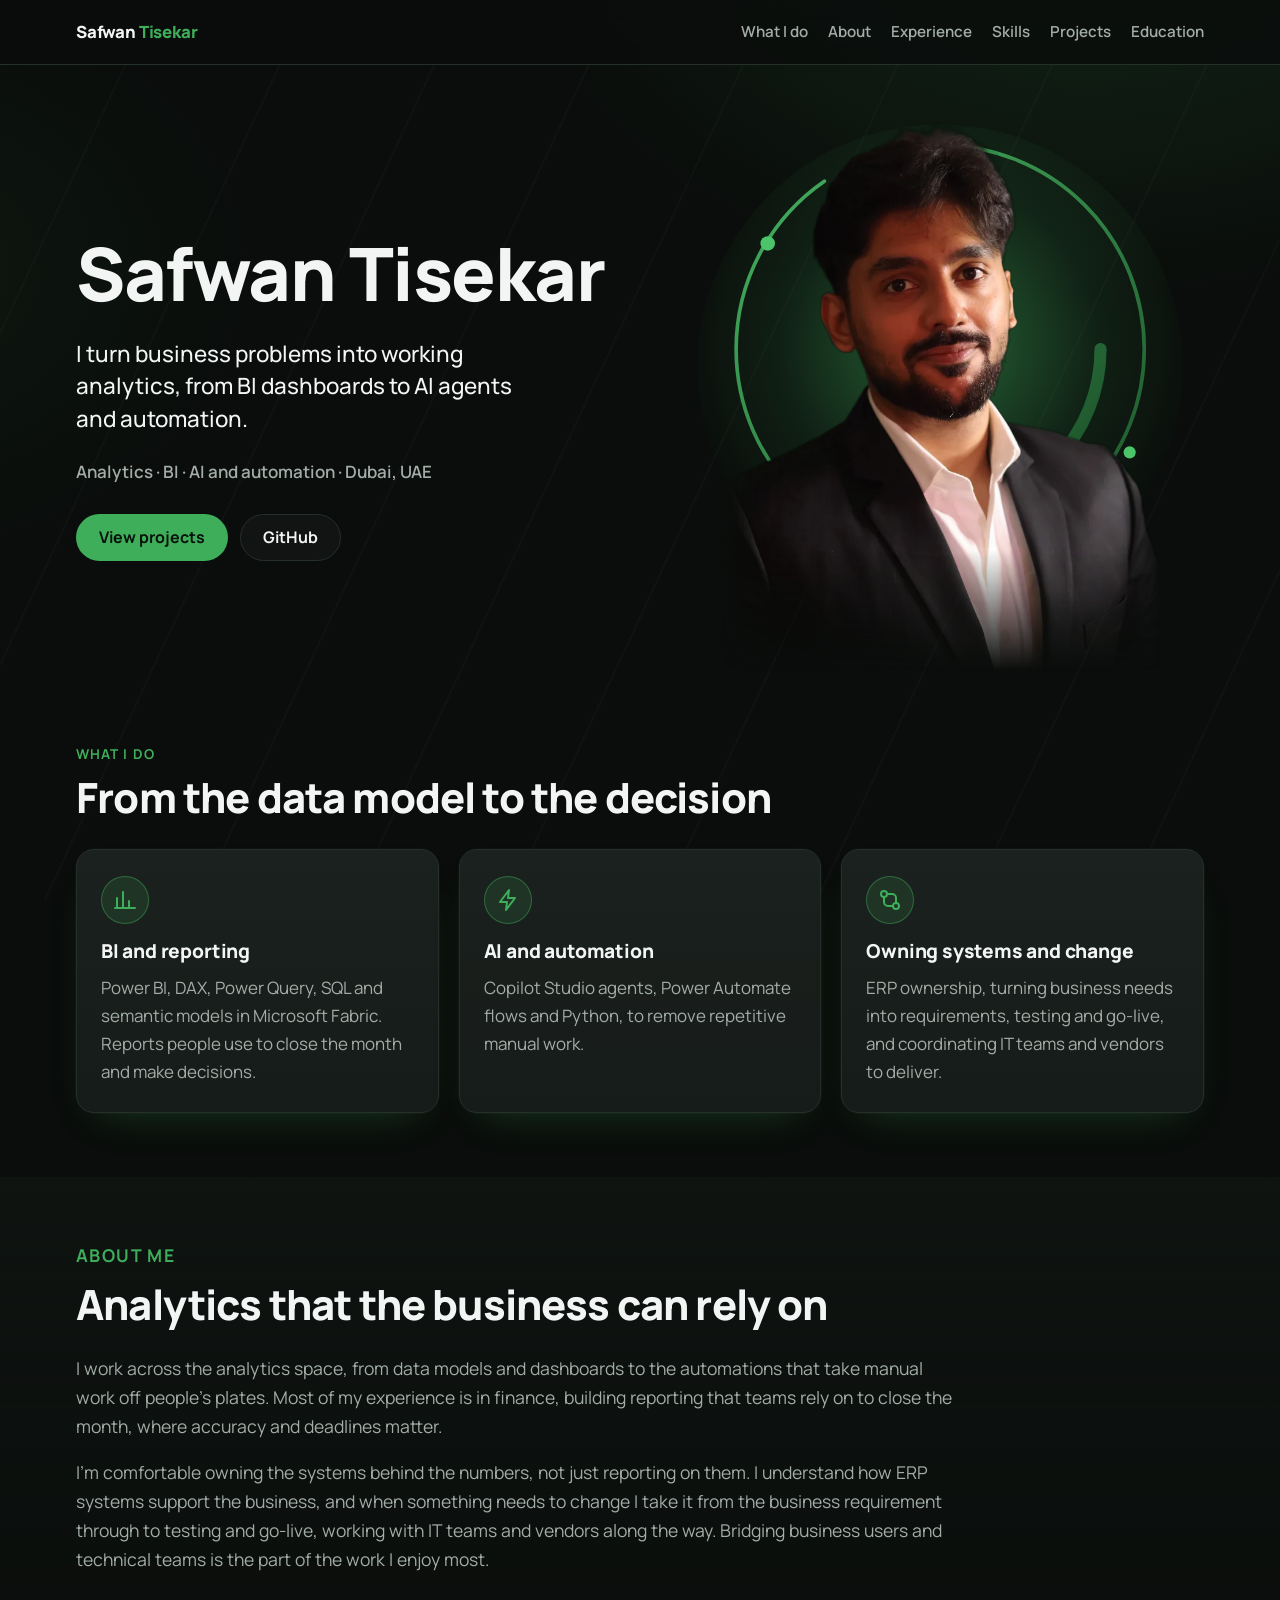
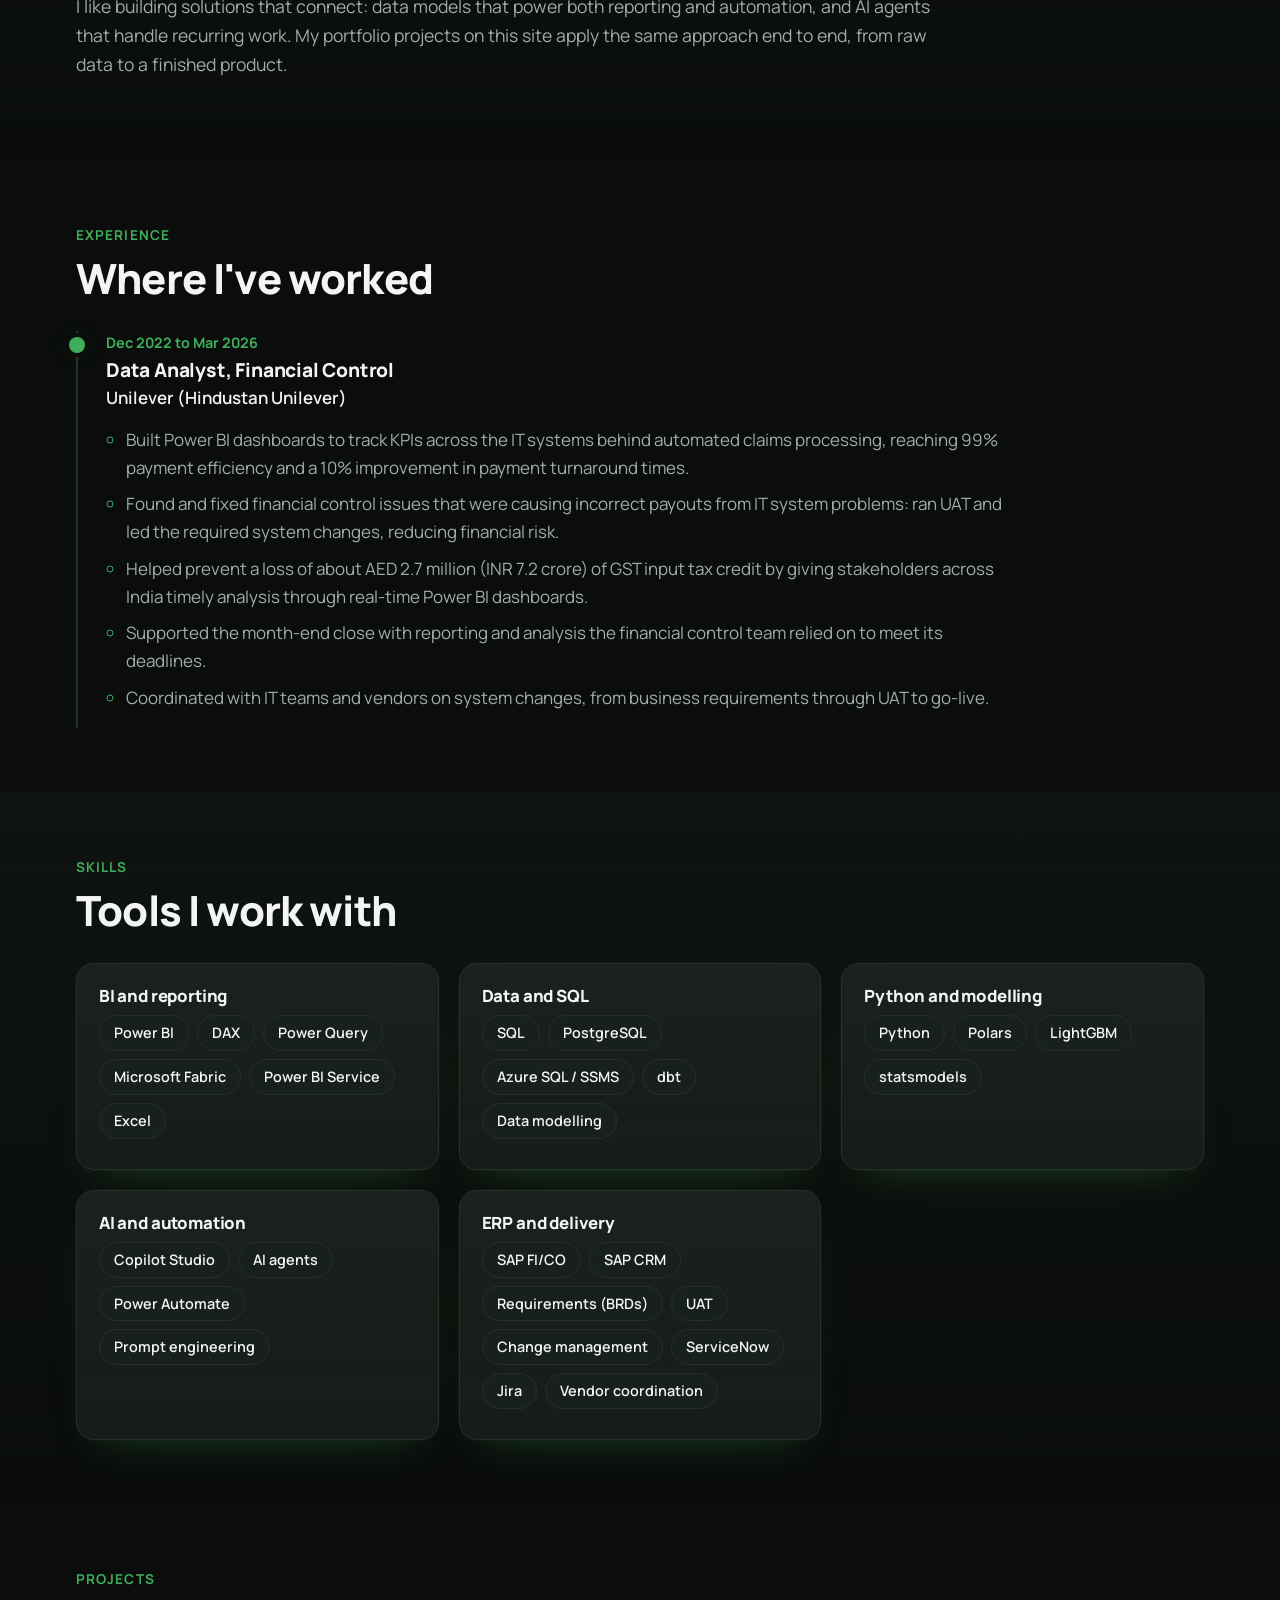
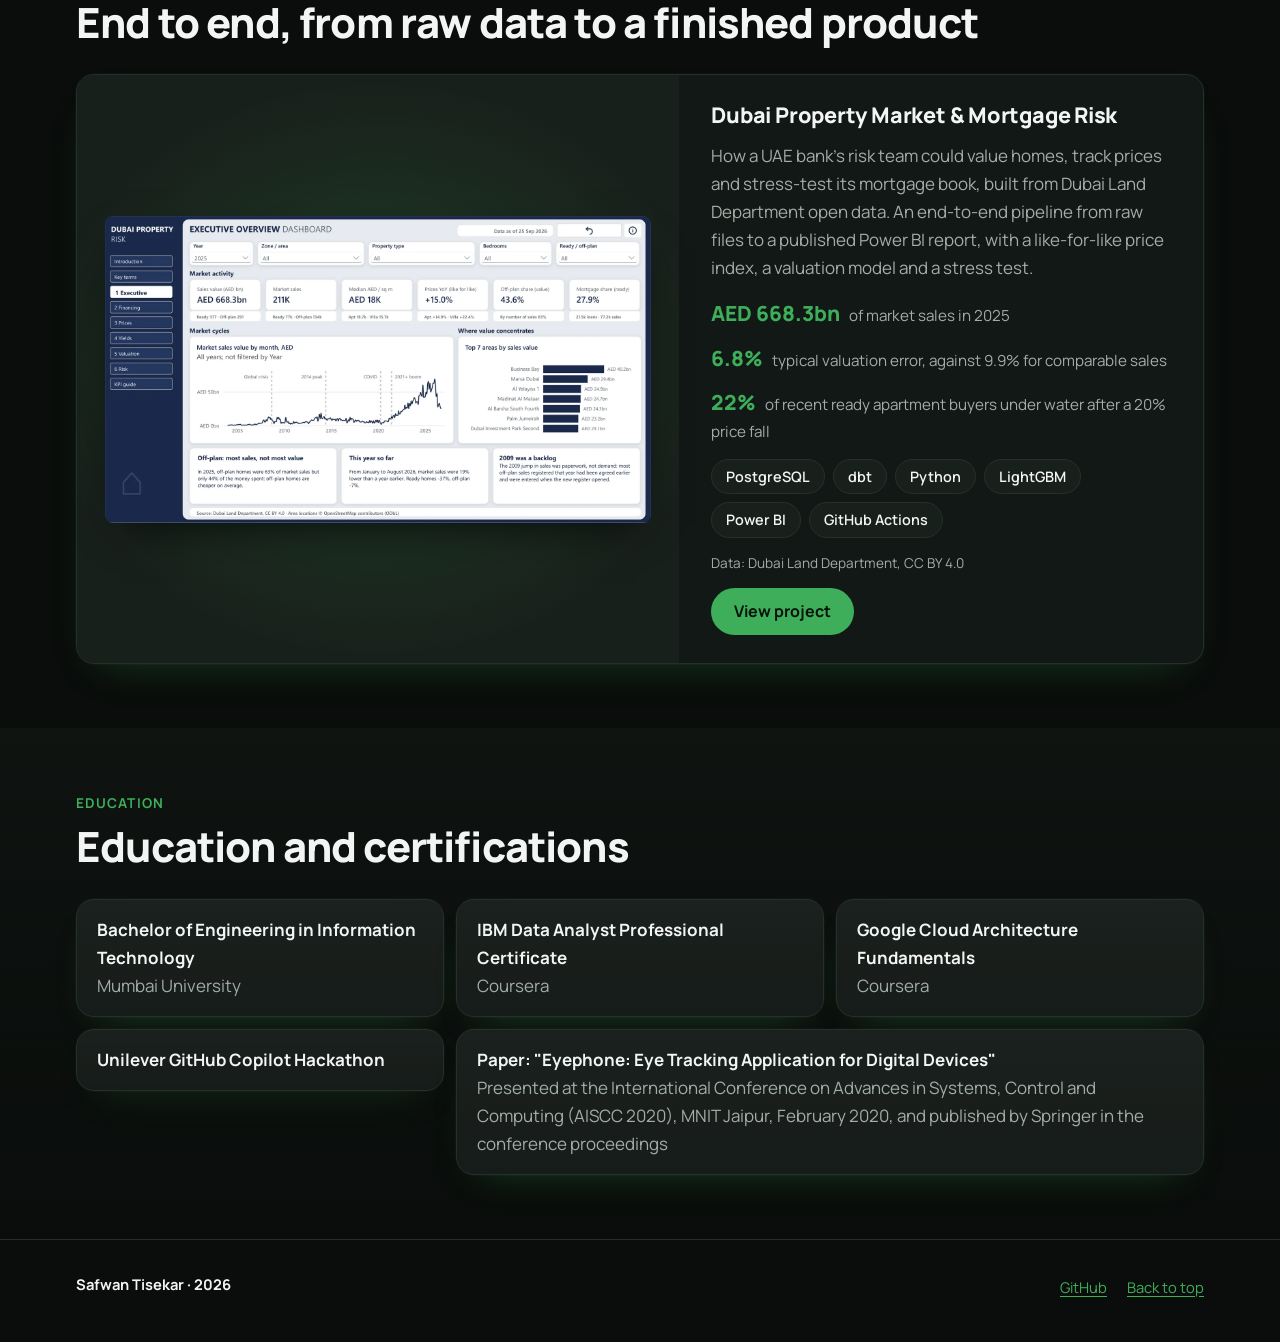
<file: index.html>
<!doctype html>
<html lang="en">
<head>
  <meta charset="utf-8">
  <meta name="viewport" content="width=device-width, initial-scale=1">
  <title>Safwan Tisekar | Analytics, BI, AI and automation</title>
  <meta name="description" content="Safwan Tisekar turns business problems into working analytics, from BI dashboards to AI agents and automation. Experience, skills and projects.">
  <meta name="theme-color" content="#0a0d0b">
  <meta property="og:type" content="website">
  <meta property="og:title" content="Safwan Tisekar | Analytics, BI, AI and automation">
  <meta property="og:description" content="From BI dashboards to AI agents and automation. Experience, skills and projects.">
  <meta property="og:image" content="https://safwantisekar.github.io/projects/dubai-property/assets/og.webp">
  <meta name="twitter:card" content="summary_large_image">
  <link rel="icon" href="/assets/favicon.svg" type="image/svg+xml">
  <link rel="preload" href="/assets/fonts/manrope-latin-wght.woff2" as="font" type="font/woff2" crossorigin>
  <link rel="stylesheet" href="/styles.css">
  <script>document.documentElement.classList.add("js");</script>
  <script src="/config.js" defer></script>
  <script src="/main.js" defer></script>
</head>
<body>
<a class="skip-link" href="#main">Skip to content</a>

<header class="site-header">
  <nav class="nav wrap" aria-label="Site">
    <a class="brand" href="/">Safwan <span>Tisekar</span></a>
    <ul>
      <li><a href="#what-i-do">What I do</a></li>
      <li><a href="#about">About</a></li>
      <li><a href="#experience">Experience</a></li>
      <li><a href="#skills">Skills</a></li>
      <li><a href="#projects">Projects</a></li>
      <li><a href="#education">Education</a></li>
    </ul>
  </nav>
</header>

<main id="main">

<section class="home-hero" id="top" aria-labelledby="hero-title">
  <div class="wrap hero-grid">
    <div>
      <h1 id="hero-title">Safwan Tisekar</h1>
      <p class="hero-summary">I turn business problems into working analytics, from BI dashboards to AI agents and automation.</p>
      <p class="hero-tags">Analytics · BI · AI and automation · Dubai, UAE</p>
      <div class="actions">
        <a class="btn btn-primary" href="#projects">View projects</a>
        <a class="btn btn-ghost" data-config-href="githubProfileUrl" href="https://github.com/SafwanTisekar">GitHub</a>
        <a class="btn btn-ghost" id="cv-link" data-config-href="cvUrl" href="#about" hidden>Download CV</a>
      </div>
    </div>

    <div class="portrait">
      <svg class="portrait-art" viewBox="0 0 400 480" aria-hidden="true" focusable="false">
        <defs>
          <radialGradient id="pglow" cx="50%" cy="45%" r="55%">
            <stop offset="0" stop-color="#3fae5a" stop-opacity="0.55"/>
            <stop offset="0.6" stop-color="#3fae5a" stop-opacity="0.12"/>
            <stop offset="1" stop-color="#3fae5a" stop-opacity="0"/>
          </radialGradient>
          <linearGradient id="parc" x1="0" y1="0" x2="1" y2="1">
            <stop offset="0" stop-color="#4cc46a"/>
            <stop offset="1" stop-color="#1e5a2d"/>
          </linearGradient>
        </defs>
        <circle cx="200" cy="230" r="200" fill="url(#pglow)"/>
        <g fill="none" stroke="url(#parc)" stroke-linecap="round">
          <circle cx="200" cy="215" r="168" stroke-width="3" stroke-dasharray="300 90" opacity="0.9"/>
          <circle cx="200" cy="215" r="132" stroke-width="10" stroke-dasharray="210 620" opacity="0.8"/>
        </g>
        <g fill="#4cc46a"><circle cx="58" cy="128" r="6"/><circle cx="356" cy="300" r="5"/></g>
      </svg>
      <img src="/assets/photo.webp" alt="Safwan Tisekar" width="720" height="900">
    </div>
  </div>
</section>

<section class="section" id="what-i-do" aria-labelledby="what-title">
  <div class="wrap">
    <p class="kicker">What I do</p>
    <h2 id="what-title">From the data model to the decision</h2>
    <div class="services">
      <article class="service glass">
        <span class="badge" aria-hidden="true"><svg viewBox="0 0 24 24" fill="none" stroke="currentColor" stroke-width="2" stroke-linecap="round"><path d="M4 20V10M10 20V4M16 20v-7M22 20H2"/></svg></span>
        <h3>BI and reporting</h3>
        <p>Power BI, DAX, Power Query, SQL and semantic models in Microsoft Fabric. Reports people use to close the month and make decisions.</p>
      </article>
      <article class="service glass">
        <span class="badge" aria-hidden="true"><svg viewBox="0 0 24 24" fill="none" stroke="currentColor" stroke-width="2" stroke-linejoin="round"><path d="M13 2 4 14h7l-1 8 9-12h-7z"/></svg></span>
        <h3>AI and automation</h3>
        <p>Copilot Studio agents, Power Automate flows and Python, to remove repetitive manual work.</p>
      </article>
      <article class="service glass">
        <span class="badge" aria-hidden="true"><svg viewBox="0 0 24 24" fill="none" stroke="currentColor" stroke-width="2" stroke-linecap="round" stroke-linejoin="round"><circle cx="6" cy="6" r="3"/><circle cx="18" cy="18" r="3"/><path d="M9 6h5a4 4 0 0 1 4 4v5M15 18h-5a4 4 0 0 1-4-4V9"/></svg></span>
        <h3>Owning systems and change</h3>
        <p>ERP ownership, turning business needs into requirements, testing and go-live, and coordinating IT teams and vendors to deliver.</p>
      </article>
    </div>
  </div>
</section>

<section class="section section-alt" id="about" aria-labelledby="about-title">
  <div class="wrap about-text">
    <p class="kicker">About me</p>
    <h2 id="about-title">Analytics that the business can rely on</h2>
    <p>I work across the analytics space, from data models and dashboards to the automations that take manual work off people's plates. Most of my experience is in finance, building reporting that teams rely on to close the month, where accuracy and deadlines matter.</p>
    <p>I'm comfortable owning the systems behind the numbers, not just reporting on them. I understand how ERP systems support the business, and when something needs to change I take it from the business requirement through to testing and go-live, working with IT teams and vendors along the way. Bridging business users and technical teams is the part of the work I enjoy most.</p>
    <p>I like building solutions that connect: data models that power both reporting and automation, and AI agents that handle recurring work. My portfolio projects on this site apply the same approach end to end, from raw data to a finished product.</p>
  </div>
</section>

<section class="section" id="experience" aria-labelledby="experience-title">
  <div class="wrap">
    <p class="kicker">Experience</p>
    <h2 id="experience-title">Where I've worked</h2>
    <ol class="timeline">
      <li>
        <p class="timeline-date">Dec 2022 to Mar 2026</p>
        <h3>Data Analyst, Financial Control</h3>
        <p class="timeline-org">Unilever (Hindustan Unilever)</p>
        <ul>
          <li>Built Power BI dashboards to track KPIs across the IT systems behind automated claims processing, reaching 99% payment efficiency and a 10% improvement in payment turnaround times.</li>
          <li>Found and fixed financial control issues that were causing incorrect payouts from IT system problems: ran UAT and led the required system changes, reducing financial risk.</li>
          <li>Helped prevent a loss of about AED 2.7 million (INR 7.2 crore) of GST input tax credit by giving stakeholders across India timely analysis through real-time Power BI dashboards.</li>
          <li>Supported the month-end close with reporting and analysis the financial control team relied on to meet its deadlines.</li>
          <li>Coordinated with IT teams and vendors on system changes, from business requirements through UAT to go-live.</li>
        </ul>
      </li>
    </ol>
  </div>
</section>

<section class="section section-alt" id="skills" aria-labelledby="skills-title">
  <div class="wrap">
    <p class="kicker">Skills</p>
    <h2 id="skills-title">Tools I work with</h2>
    <div class="skill-groups">
      <div class="skill-group glass">
        <h3>BI and reporting</h3>
        <ul class="pills"><li>Power BI</li><li>DAX</li><li>Power Query</li><li>Microsoft Fabric</li><li>Power BI Service</li><li>Excel</li></ul>
      </div>
      <div class="skill-group glass">
        <h3>Data and SQL</h3>
        <ul class="pills"><li>SQL</li><li>PostgreSQL</li><li>Azure SQL / SSMS</li><li>dbt</li><li>Data modelling</li></ul>
      </div>
      <div class="skill-group glass">
        <h3>Python and modelling</h3>
        <ul class="pills"><li>Python</li><li>Polars</li><li>LightGBM</li><li>statsmodels</li></ul>
      </div>
      <div class="skill-group glass">
        <h3>AI and automation</h3>
        <ul class="pills"><li>Copilot Studio</li><li>AI agents</li><li>Power Automate</li><li>Prompt engineering</li></ul>
      </div>
      <div class="skill-group glass">
        <h3>ERP and delivery</h3>
        <ul class="pills"><li>SAP FI/CO</li><li>SAP CRM</li><li>Requirements (BRDs)</li><li>UAT</li><li>Change management</li><li>ServiceNow</li><li>Jira</li><li>Vendor coordination</li></ul>
      </div>
    </div>
  </div>
</section>

<section class="section" id="projects" aria-labelledby="projects-title">
  <div class="wrap">
    <p class="kicker">Projects</p>
    <h2 id="projects-title">End to end, from raw data to a finished product</h2>
    <div class="cards">
<!-- projects:start (written by make site from data/projects.json; edit that file, not this block) -->
      <article class="card" id="project-dubai-property">
        <a href="/projects/dubai-property/" tabindex="-1" aria-hidden="true"><img src="/projects/dubai-property/assets/report/p03.webp" alt="Executive overview page of the Power BI report: sales value, prices, off-plan and mortgage shares, and market cycles since 2004" loading="lazy" width="1600" height="900"></a>
        <div class="card-body">
          <h3><a href="/projects/dubai-property/">Dubai Property Market &amp; Mortgage Risk</a></h3>
          <p>How a UAE bank's risk team could value homes, track prices and stress-test its mortgage book, built from Dubai Land Department open data. An end-to-end pipeline from raw files to a published Power BI report, with a like-for-like price index, a valuation model and a stress test.</p>
          <ul class="card-numbers">
          <li><strong><span data-kpi="sales_value">AED 668.3bn</span></strong> of market sales in <span data-kpi="year">2025</span></li>
          <li><strong><span data-kpi="avm_mdape">6.8%</span></strong> typical valuation error, against <span data-kpi="comps_mdape">9.9%</span> for comparable sales</li>
          <li><strong><span data-kpi="stress_apt_20">22%</span></strong> of recent ready apartment buyers under water after a 20% price fall</li>
          </ul>
          <ul class="pills" aria-label="Tools"><li>PostgreSQL</li><li>dbt</li><li>Python</li><li>LightGBM</li><li>Power BI</li><li>GitHub Actions</li></ul>
          <p class="card-source">Data: Dubai Land Department, CC BY 4.0</p>
          <a class="btn btn-primary" href="/projects/dubai-property/">View project<span class="sr-only">: Dubai Property Market &amp; Mortgage Risk</span></a>
        </div>
      </article>
<!-- projects:end -->
    </div>
  </div>
</section>

<section class="section section-alt" id="education" aria-labelledby="education-title">
  <div class="wrap">
    <p class="kicker">Education</p>
    <h2 id="education-title">Education and certifications</h2>
    <ul class="edu">
      <li class="glass"><strong>Bachelor of Engineering in Information Technology</strong><br>Mumbai University</li>
      <li class="glass"><strong>IBM Data Analyst Professional Certificate</strong><br>Coursera</li>
      <li class="glass"><strong>Google Cloud Architecture Fundamentals</strong><br>Coursera</li>
      <li class="glass"><strong>Unilever GitHub Copilot Hackathon</strong></li>
      <li class="glass edu-wide"><strong>Paper: "Eyephone: Eye Tracking Application for Digital Devices"</strong><br>Presented at the International Conference on Advances in Systems, Control and Computing (AISCC 2020), MNIT Jaipur, February 2020, and published by Springer in the conference proceedings</li>
    </ul>
  </div>
</section>

</main>

<footer class="site-footer">
  <div class="wrap footer-row">
    <p class="footer-name">Safwan Tisekar · <span data-year>2026</span></p>
    <nav aria-label="Footer">
      <ul>
        <li><a data-config-href="githubProfileUrl" href="https://github.com/SafwanTisekar">GitHub</a></li>
        <li><a href="#top">Back to top</a></li>
      </ul>
    </nav>
  </div>
</footer>
</body>
</html>
</file>
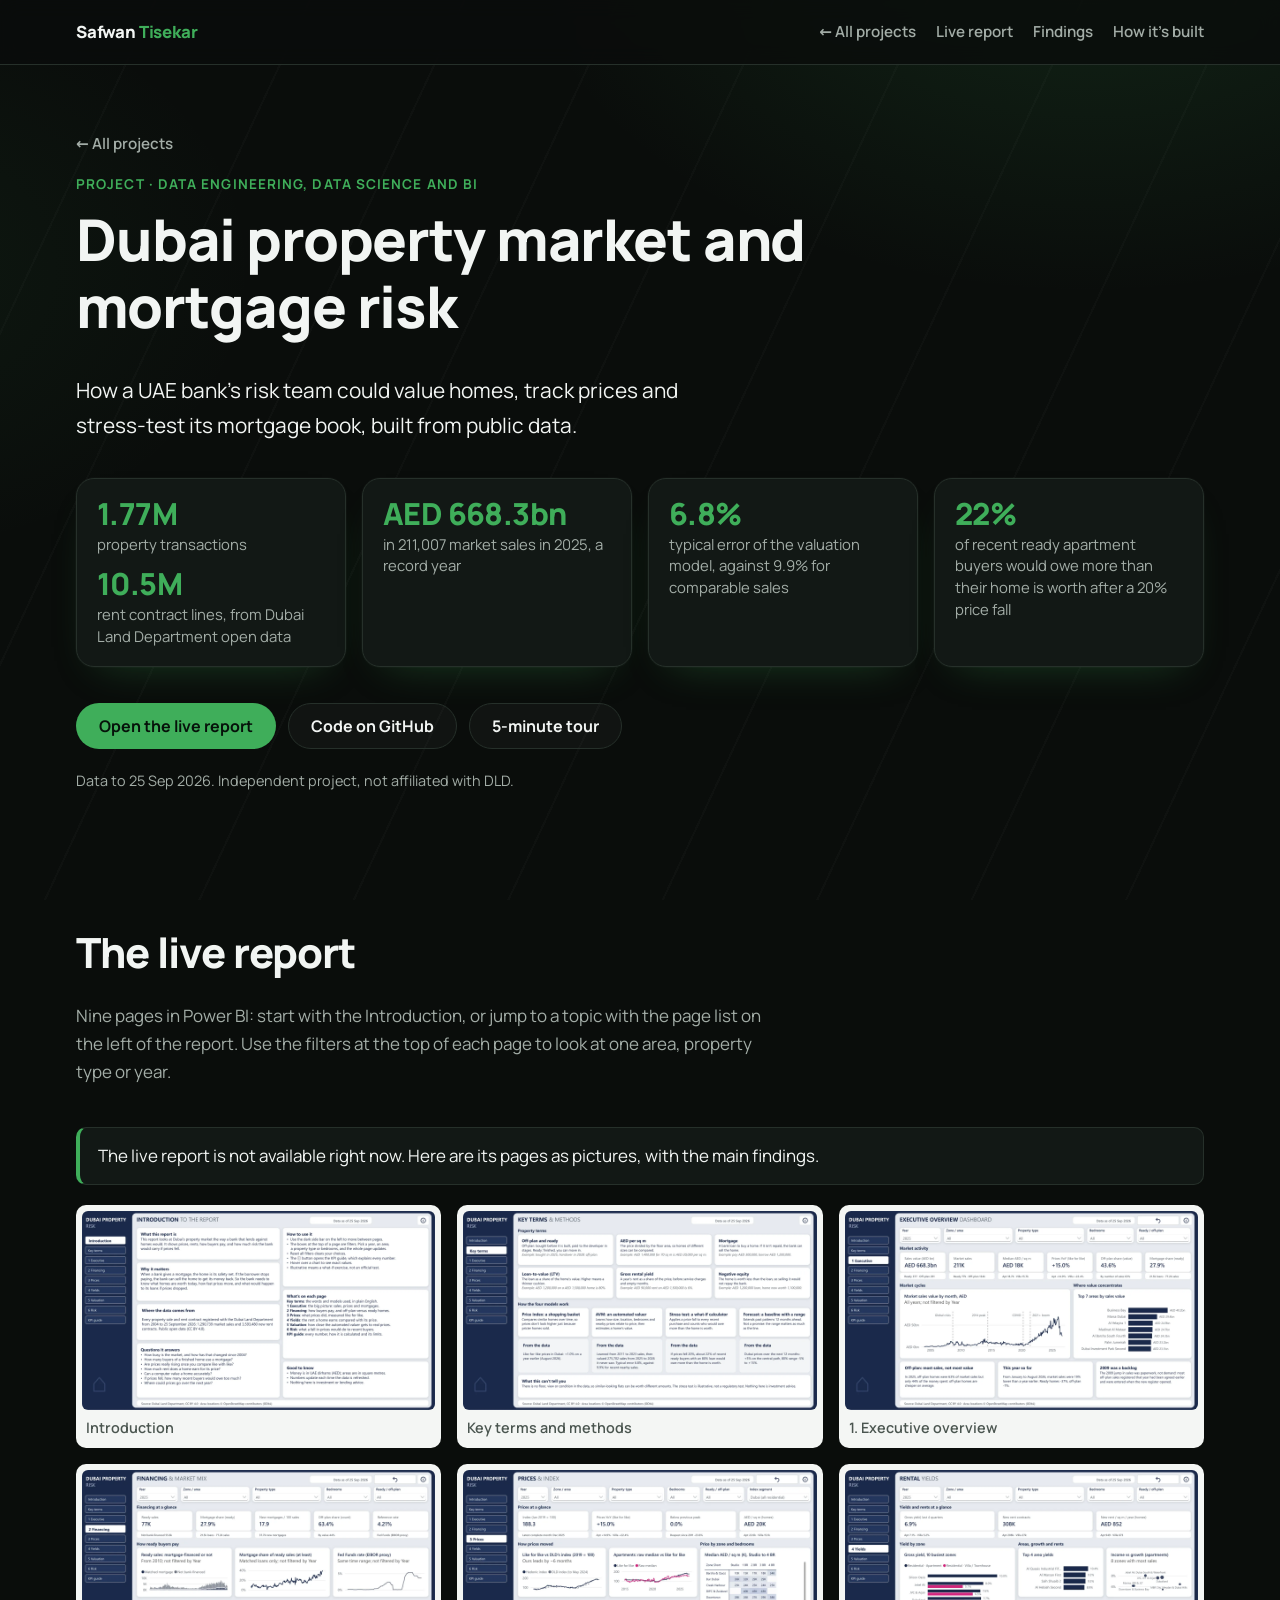
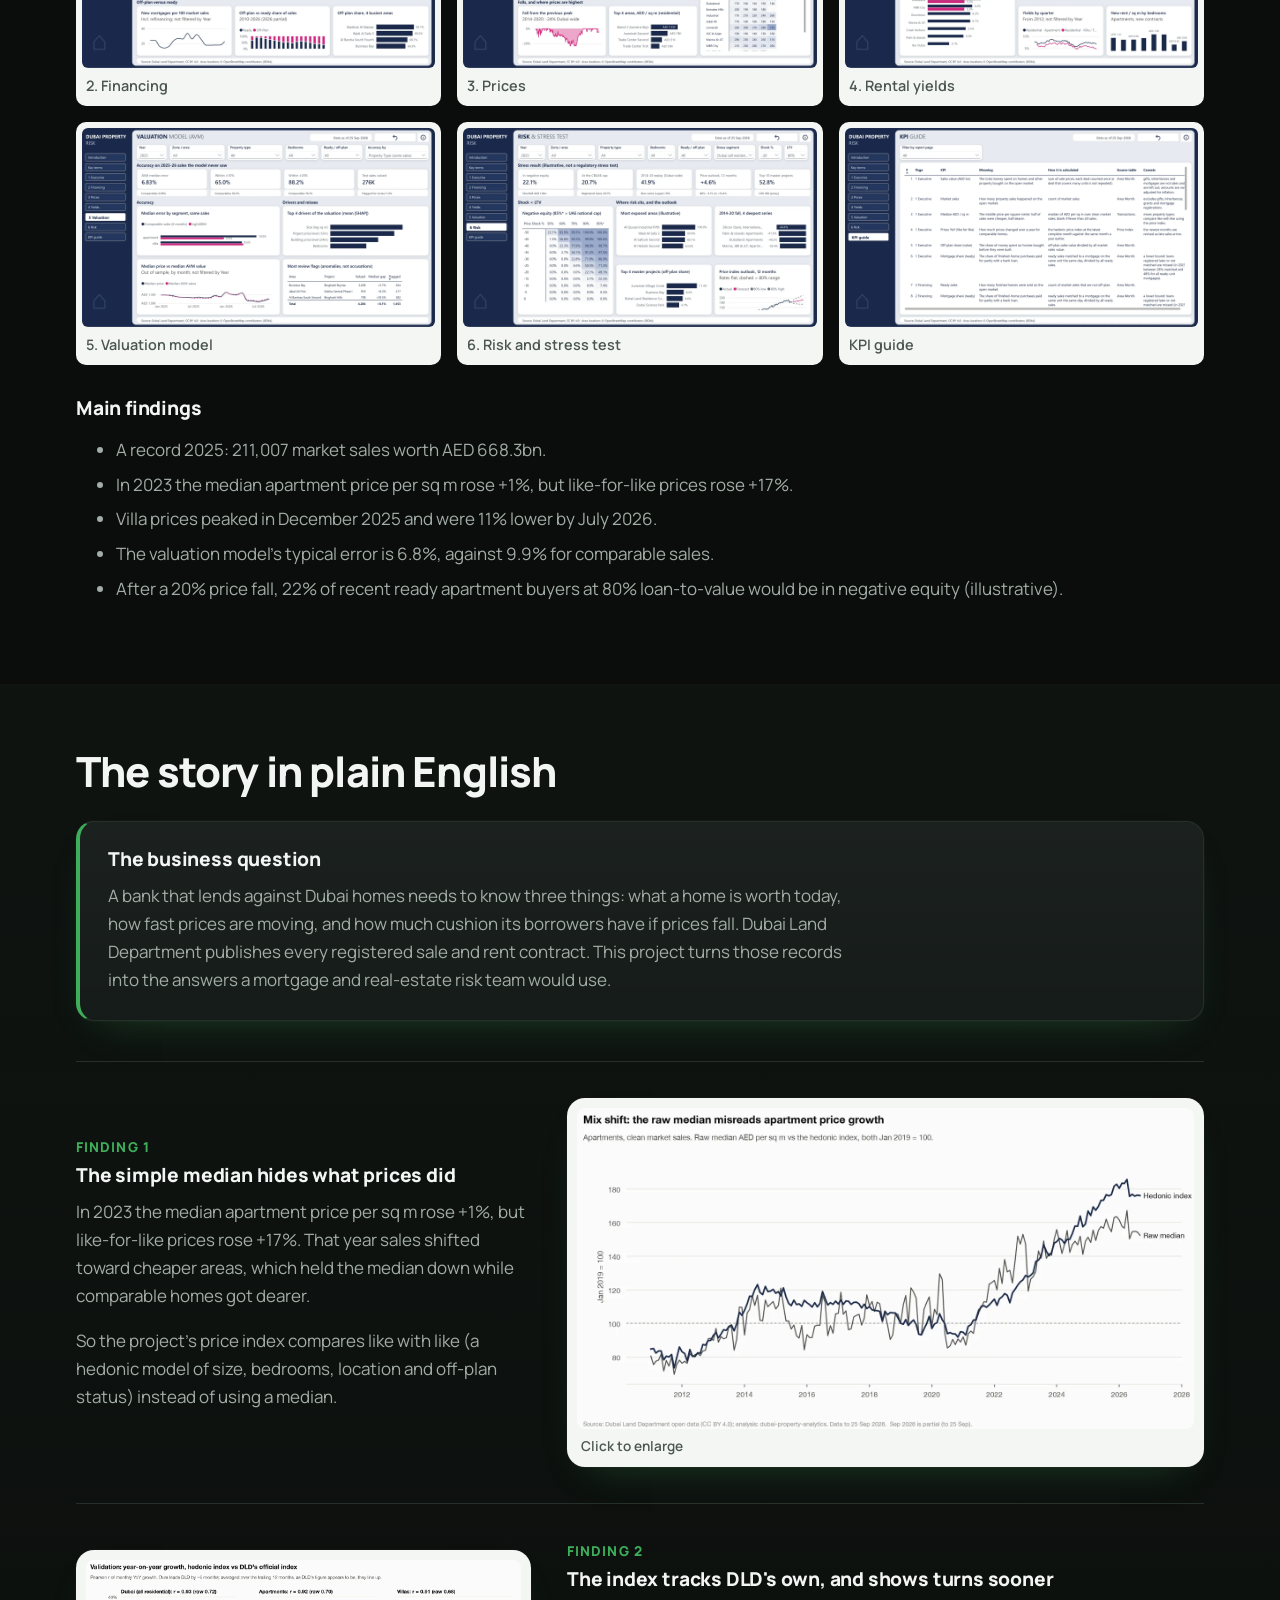
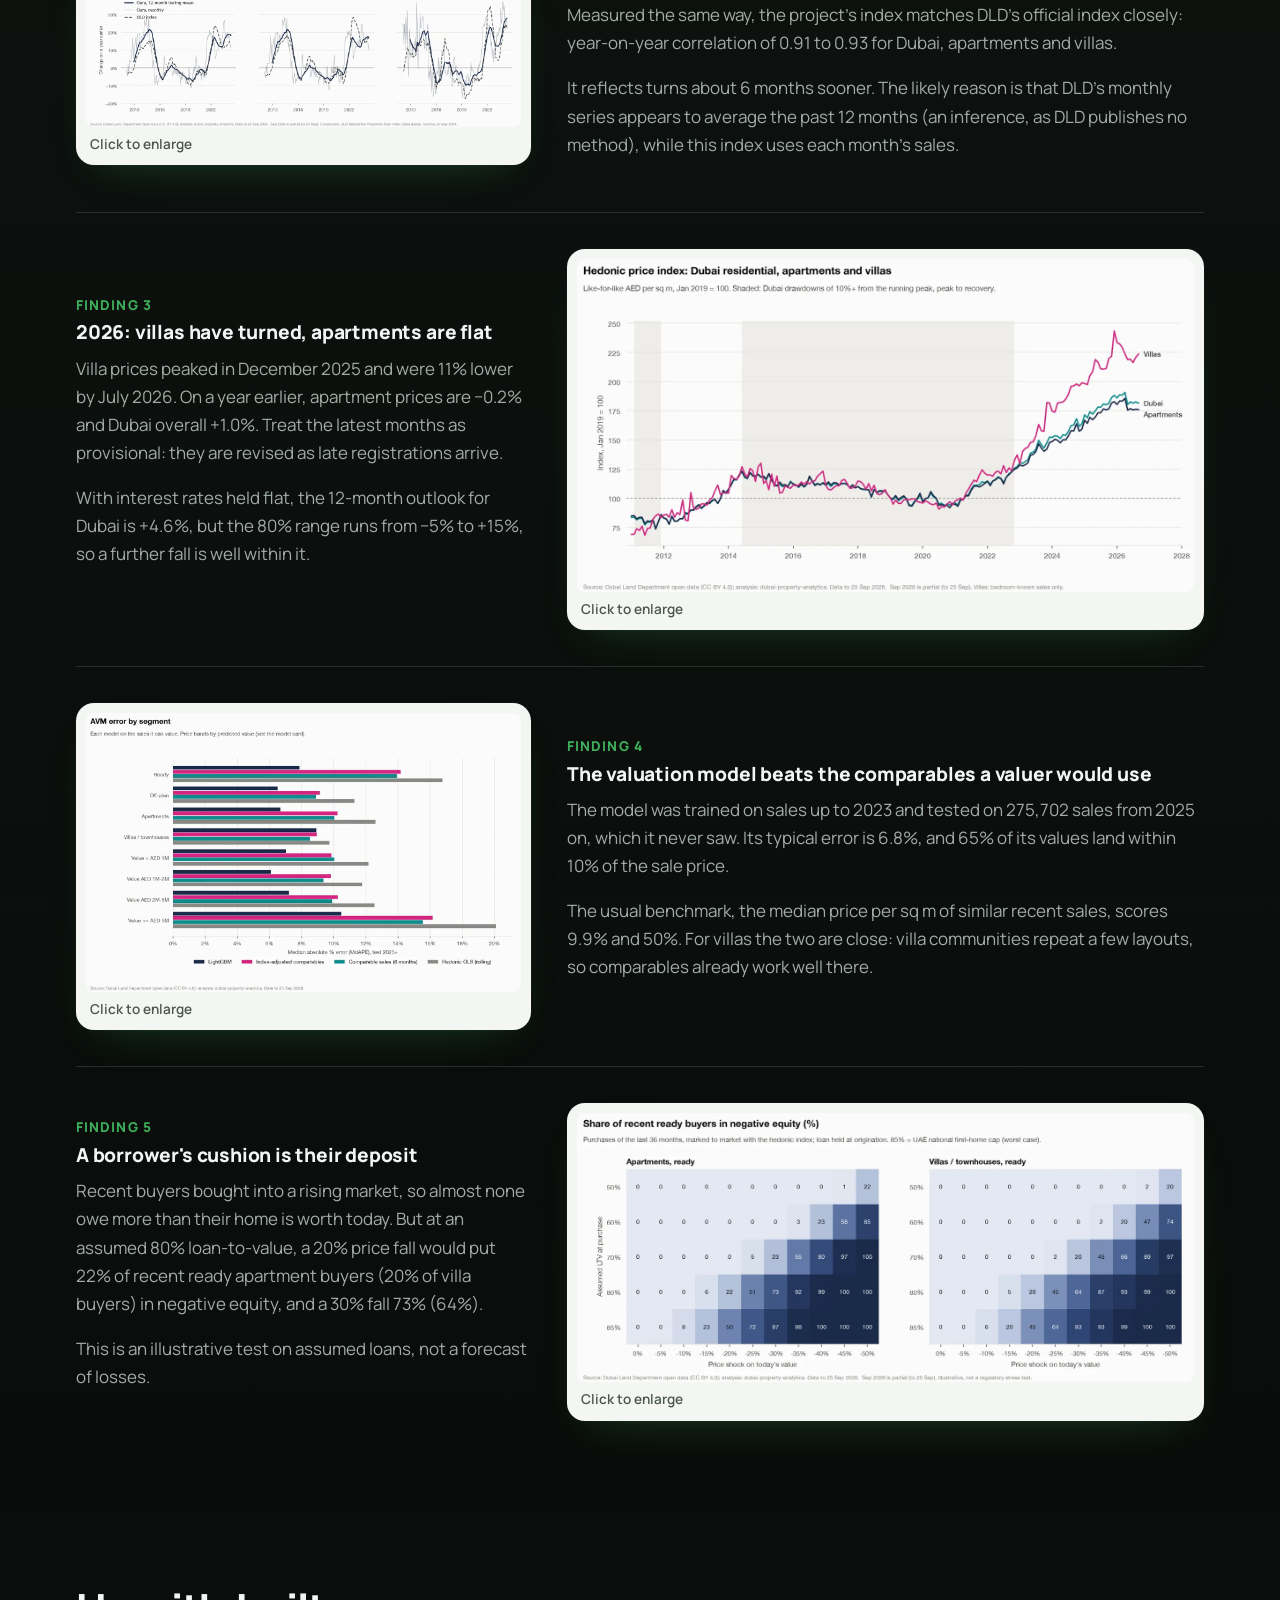
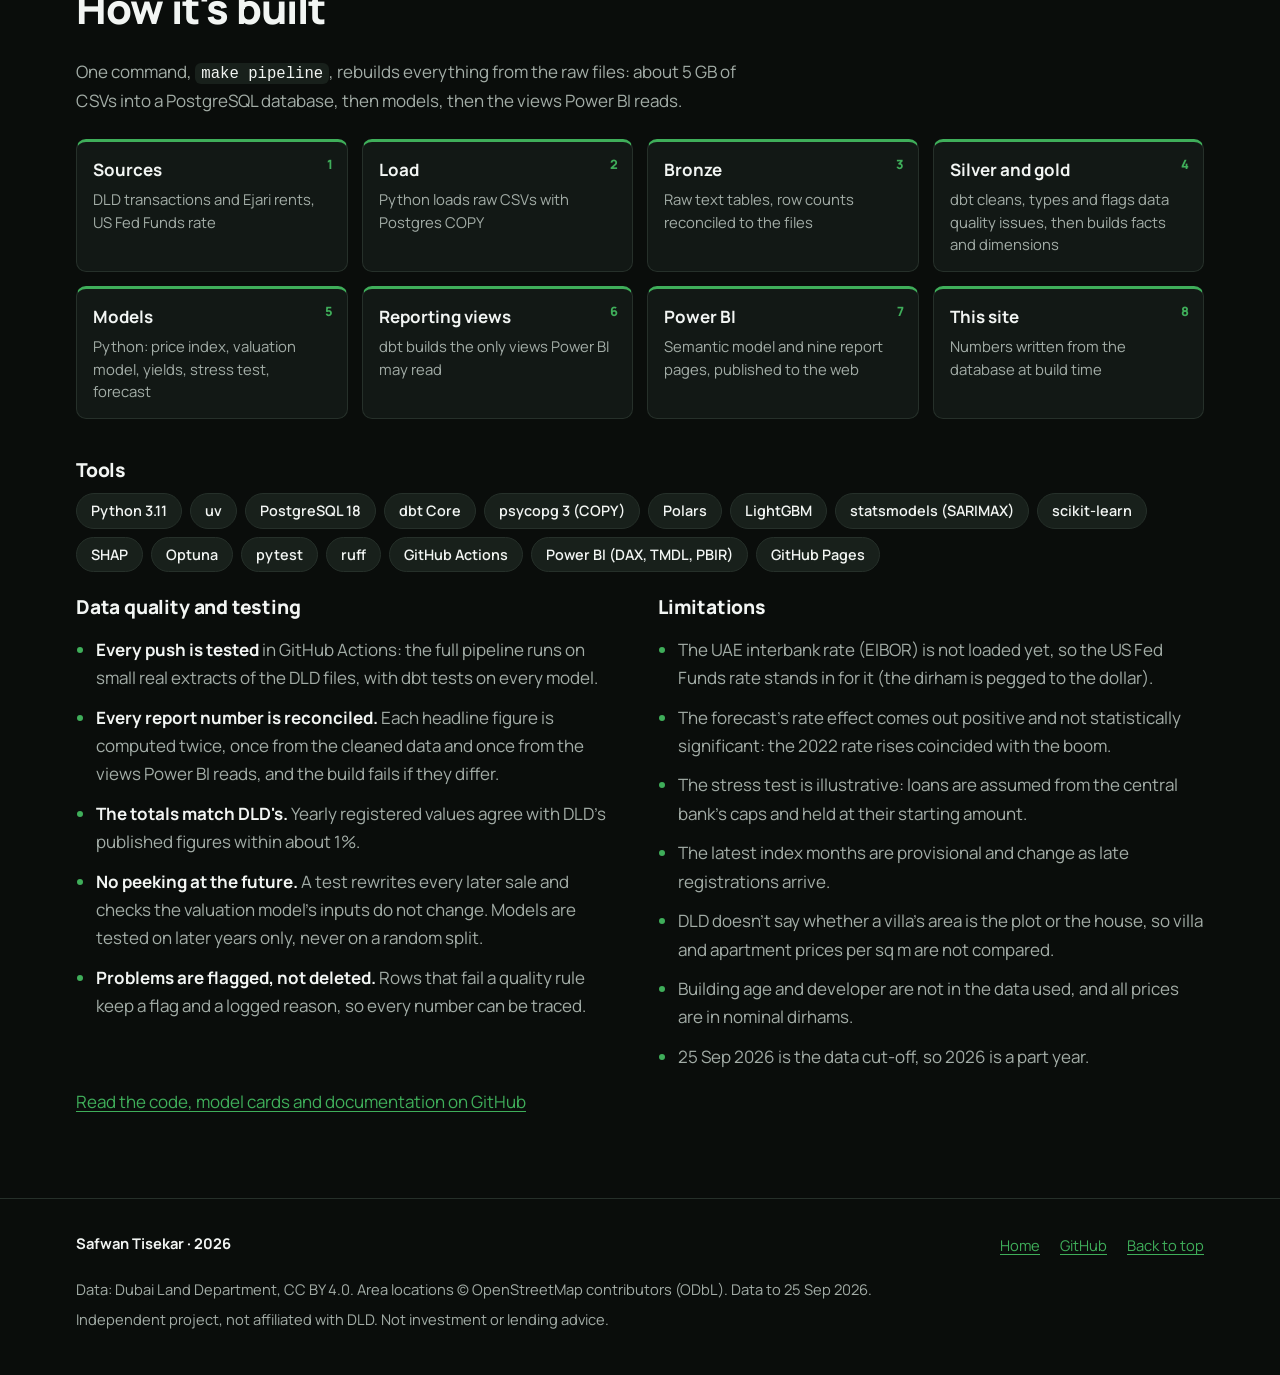
<file: projects/dubai-property/index.html>
<!doctype html>
<html lang="en">
<head>
  <meta charset="utf-8">
  <meta name="viewport" content="width=device-width, initial-scale=1">
  <title>Dubai Property Market and Mortgage Risk | Safwan Tisekar</title>
  <meta name="description" content="A bank risk team's view of the Dubai housing market, built end to end from Dubai Land Department open data: price index, valuation model, rental yields, stress test and a live Power BI report.">
  <meta name="theme-color" content="#0a0d0b">
  <meta property="og:type" content="website">
  <meta property="og:title" content="Dubai Property and Mortgage Risk Analytics">
  <meta property="og:description" content="Price index, valuation model, stress test and a live Power BI report, built from Dubai Land Department open data.">
  <meta property="og:image" content="https://safwantisekar.github.io/projects/dubai-property/assets/og.webp">
  <meta name="twitter:card" content="summary_large_image">
  <link rel="icon" href="/assets/favicon.svg" type="image/svg+xml">
  <link rel="preload" href="/assets/fonts/manrope-latin-wght.woff2" as="font" type="font/woff2" crossorigin>
  <link rel="stylesheet" href="/styles.css">
  <script>document.documentElement.classList.add("js");</script>
  <script src="/config.js" defer></script>
  <script src="/main.js" defer></script>
</head>
<body>
<a class="skip-link" href="#main">Skip to content</a>

<header class="site-header">
  <nav class="nav wrap" aria-label="Site">
    <a class="brand" href="/">Safwan <span>Tisekar</span></a>
    <ul>
      <li><a href="/#projects">&larr; All projects</a></li>
      <li><a href="#report">Live report</a></li>
      <li><a href="#story">Findings</a></li>
      <li><a href="#build">How it's built</a></li>
    </ul>
  </nav>
</header>

<main id="main">

<!-- 1. Hero -->
<section class="hero" id="top" aria-labelledby="hero-title">
  <div class="wrap">
    <p class="back"><a href="/#projects">&larr; All projects</a></p>
    <p class="eyebrow">Project · data engineering, data science and BI</p>
    <h1 id="hero-title">Dubai property market and mortgage risk</h1>
    <p class="lede">How a UAE bank's risk team could value homes, track prices and stress-test its mortgage book, built from public data.</p>

    <ul class="stats" aria-label="Headline numbers">
      <li class="stat">
        <span class="stat-value"><span data-kpi="txn_lines">1.77M</span></span>
        <span class="stat-label">property transactions</span>
        <span class="stat-value stat-value-second"><span data-kpi="rent_lines">10.5M</span></span>
        <span class="stat-label">rent contract lines, from Dubai Land Department open data</span>
      </li>
      <li class="stat">
        <span class="stat-value"><span data-kpi="sales_value">AED 668.3bn</span></span>
        <span class="stat-label">in <span data-kpi="sales_count">211,007</span> market sales in <span data-kpi="year">2025</span>, a record year</span>
      </li>
      <li class="stat">
        <span class="stat-value"><span data-kpi="avm_mdape">6.8%</span></span>
        <span class="stat-label">typical error of the valuation model, against <span data-kpi="comps_mdape">9.9%</span> for comparable sales</span>
      </li>
      <li class="stat">
        <span class="stat-value"><span data-kpi="stress_apt_20">22%</span></span>
        <span class="stat-label">of recent ready apartment buyers would owe more than their home is worth after a 20% price fall</span>
      </li>
    </ul>

    <div class="actions">
      <a class="btn btn-primary" href="#report">Open the live report</a>
      <a class="btn btn-ghost" data-config-href="repoUrl" href="https://github.com/SafwanTisekar/dubai-property-analytics">Code on GitHub</a>
      <a class="btn btn-ghost" data-config-href="walkthroughUrl" href="#story">5-minute tour</a>
    </div>
    <p class="hero-note">Data to <span data-kpi="data_as_of">25 Sep 2026</span>. Independent project, not affiliated with DLD.</p>
  </div>
</section>

<!-- 2. Live report -->
<section class="section" id="report" aria-labelledby="report-title">
  <div class="wrap">
    <h2 id="report-title">The live report</h2>
    <p class="intro">Nine pages in Power BI: start with the Introduction, or jump to a topic with the page list on the left of the report. Use the filters at the top of each page to look at one area, property type or year.</p>

    <div class="report-frame" id="report-frame">
      <button class="report-poster" id="report-poster" type="button">
        <img src="/projects/dubai-property/assets/report/p03.webp" alt="" width="1600" height="900">
        <span class="report-poster-label">Load the interactive report</span>
      </button>
    </div>
    <p class="report-links">
      <a id="report-open" href="#report" target="_blank" rel="noopener" hidden>Open the report full screen</a>
      <span class="muted" id="report-status" role="status"></span>
    </p>

    <!-- Fallback: shown when JavaScript is off, the embed fails or the licence has ended. -->
    <div class="fallback" id="report-fallback">
      <p class="notice">The live report is not available right now. Here are its pages as pictures, with the main findings.</p>
      <ul class="gallery">
        <li><figure><a class="zoomable" href="/projects/dubai-property/assets/report/p01.webp"><img src="/projects/dubai-property/assets/report/p01.webp" alt="Introduction page: what the report is, why it matters and how to use it" loading="lazy" width="1600" height="900"></a><figcaption>Introduction</figcaption></figure></li>
        <li><figure><a class="zoomable" href="/projects/dubai-property/assets/report/p02.webp"><img src="/projects/dubai-property/assets/report/p02.webp" alt="Key terms page: property terms and the four models explained in plain language" loading="lazy" width="1600" height="900"></a><figcaption>Key terms and methods</figcaption></figure></li>
        <li><figure><a class="zoomable" href="/projects/dubai-property/assets/report/p03.webp"><img src="/projects/dubai-property/assets/report/p03.webp" alt="Executive overview: sales value and count, prices, off-plan share and mortgage share, with market cycles since 2004" loading="lazy" width="1600" height="900"></a><figcaption>1. Executive overview</figcaption></figure></li>
        <li><figure><a class="zoomable" href="/projects/dubai-property/assets/report/p04.webp"><img src="/projects/dubai-property/assets/report/p04.webp" alt="Financing page: how ready buyers pay, mortgage share against the reference rate, off-plan against ready" loading="lazy" width="1600" height="900"></a><figcaption>2. Financing</figcaption></figure></li>
        <li><figure><a class="zoomable" href="/projects/dubai-property/assets/report/p05.webp"><img src="/projects/dubai-property/assets/report/p05.webp" alt="Prices page: like-for-like price index against DLD's index, falls from peak, price per square metre by zone" loading="lazy" width="1600" height="900"></a><figcaption>3. Prices</figcaption></figure></li>
        <li><figure><a class="zoomable" href="/projects/dubai-property/assets/report/p06.webp"><img src="/projects/dubai-property/assets/report/p06.webp" alt="Rental yields page: gross yield by zone and over time, rent per square metre by bedrooms" loading="lazy" width="1600" height="900"></a><figcaption>4. Rental yields</figcaption></figure></li>
        <li><figure><a class="zoomable" href="/projects/dubai-property/assets/report/p07.webp"><img src="/projects/dubai-property/assets/report/p07.webp" alt="Valuation page: accuracy of the valuation model against comparable sales, main drivers and flagged sales" loading="lazy" width="1600" height="900"></a><figcaption>5. Valuation model</figcaption></figure></li>
        <li><figure><a class="zoomable" href="/projects/dubai-property/assets/report/p08.webp"><img src="/projects/dubai-property/assets/report/p08.webp" alt="Risk page: negative equity by price fall and loan-to-value, most exposed areas and the 12-month outlook" loading="lazy" width="1600" height="900"></a><figcaption>6. Risk and stress test</figcaption></figure></li>
        <li><figure><a class="zoomable" href="/projects/dubai-property/assets/report/p09.webp"><img src="/projects/dubai-property/assets/report/p09.webp" alt="KPI guide: every headline number with its meaning, calculation and source" loading="lazy" width="1600" height="900"></a><figcaption>KPI guide</figcaption></figure></li>
      </ul>
      <h3>Main findings</h3>
      <ul class="findings-list">
        <li>A record <span data-kpi="year">2025</span>: <span data-kpi="sales_count">211,007</span> market sales worth <span data-kpi="sales_value">AED 668.3bn</span>.</li>
        <li>In <span data-kpi="mix_year">2023</span> the median apartment price per sq m rose <span data-kpi="mix_raw">+1%</span>, but like-for-like prices rose <span data-kpi="mix_hedonic">+17%</span>.</li>
        <li>Villa prices peaked in <span data-kpi="villa_peak">December 2025</span> and were <span data-kpi="villa_drawdown">11%</span> lower by <span data-kpi="villa_trough">July 2026</span>.</li>
        <li>The valuation model's typical error is <span data-kpi="avm_mdape">6.8%</span>, against <span data-kpi="comps_mdape">9.9%</span> for comparable sales.</li>
        <li>After a 20% price fall, <span data-kpi="stress_apt_20">22%</span> of recent ready apartment buyers at <span data-kpi="stress_ltv">80%</span> loan-to-value would be in negative equity (illustrative).</li>
      </ul>
    </div>
  </div>
</section>

<!-- 3. The story -->
<section class="section section-alt" id="story" aria-labelledby="story-title">
  <div class="wrap">
    <h2 id="story-title">The story in plain English</h2>
    <div class="question glass">
      <h3>The business question</h3>
      <p>A bank that lends against Dubai homes needs to know three things: what a home is worth today, how fast prices are moving, and how much cushion its borrowers have if prices fall. Dubai Land Department publishes every registered sale and rent contract. This project turns those records into the answers a mortgage and real-estate risk team would use.</p>
    </div>

    <article class="finding">
      <div class="finding-text">
        <p class="finding-num">Finding 1</p>
        <h3>The simple median hides what prices did</h3>
        <p>In <span data-kpi="mix_year">2023</span> the median apartment price per sq m rose <span data-kpi="mix_raw">+1%</span>, but like-for-like prices rose <span data-kpi="mix_hedonic">+17%</span>. That year sales shifted toward cheaper areas, which held the median down while comparable homes got dearer.</p>
        <p>So the project's price index compares like with like (a hedonic model of size, bedrooms, location and off-plan status) instead of using a median.</p>
      </div>
      <figure class="chart">
        <a class="zoomable" href="/projects/dubai-property/assets/figures/price_index_mix_shift.webp"><img src="/projects/dubai-property/assets/figures/price_index_mix_shift.webp" alt="Line chart, 2011 to 2026: the like-for-like apartment index and the raw median price per square metre, both set to 100 in January 2019. The two lines diverge from 2023, with the index finishing near 176 and the raw median near 152." loading="lazy" width="1400" height="728"></a>
        <span class="zoom-hint" aria-hidden="true">Click to enlarge</span>
      </figure>
    </article>

    <article class="finding">
      <div class="finding-text">
        <p class="finding-num">Finding 2</p>
        <h3>The index tracks DLD's own, and shows turns sooner</h3>
        <p>Measured the same way, the project's index matches DLD's official index closely: year-on-year correlation of <span data-kpi="val_corr_min">0.91</span> to <span data-kpi="val_corr_max">0.93</span> for Dubai, apartments and villas.</p>
        <p>It reflects turns about <span data-kpi="val_lead">6</span> months sooner. The likely reason is that DLD's monthly series appears to average the past 12 months (an inference, as DLD publishes no method), while this index uses each month's sales.</p>
      </div>
      <figure class="chart">
        <a class="zoomable" href="/projects/dubai-property/assets/figures/price_index_validation.webp"><img src="/projects/dubai-property/assets/figures/price_index_validation.webp" alt="Three line charts, Dubai, apartments and villas, 2012 to 2024: year-on-year growth of this project's index, its 12-month average and DLD's official index. The 12-month average and DLD's index move closely together." loading="lazy" width="1400" height="537"></a>
        <span class="zoom-hint" aria-hidden="true">Click to enlarge</span>
      </figure>
    </article>

    <article class="finding">
      <div class="finding-text">
        <p class="finding-num">Finding 3</p>
        <h3>2026: villas have turned, apartments are flat</h3>
        <p>Villa prices peaked in <span data-kpi="villa_peak">December 2025</span> and were <span data-kpi="villa_drawdown">11%</span> lower by <span data-kpi="villa_trough">July 2026</span>. On a year earlier, apartment prices are <span data-kpi="apt_yoy">−0.2%</span> and Dubai overall <span data-kpi="dubai_yoy">+1.0%</span>. Treat the latest months as provisional: they are revised as late registrations arrive.</p>
        <p>With interest rates held flat, the 12-month outlook for Dubai is <span data-kpi="fc_central">+4.6%</span>, but the 80% range runs from <span data-kpi="fc_lo">−5%</span> to <span data-kpi="fc_hi">+15%</span>, so a further fall is well within it.</p>
      </div>
      <figure class="chart">
        <a class="zoomable" href="/projects/dubai-property/assets/figures/price_index_levels.webp"><img src="/projects/dubai-property/assets/figures/price_index_levels.webp" alt="Line chart, 2011 to 2026: like-for-like price index for Dubai, apartments and villas, January 2019 equals 100. Villas rise to about 244 in December 2025 and fall back to about 220; apartments and Dubai flatten near 176 and 182." loading="lazy" width="1400" height="756"></a>
        <span class="zoom-hint" aria-hidden="true">Click to enlarge</span>
      </figure>
    </article>

    <article class="finding">
      <div class="finding-text">
        <p class="finding-num">Finding 4</p>
        <h3>The valuation model beats the comparables a valuer would use</h3>
        <p>The model was trained on sales up to 2023 and tested on <span data-kpi="avm_test_sales">275,702</span> sales from 2025 on, which it never saw. Its typical error is <span data-kpi="avm_mdape">6.8%</span>, and <span data-kpi="avm_hit10">65%</span> of its values land within 10% of the sale price.</p>
        <p>The usual benchmark, the median price per sq m of similar recent sales, scores <span data-kpi="comps_mdape">9.9%</span> and <span data-kpi="comps_hit10">50%</span>. For villas the two are close: villa communities repeat a few layouts, so comparables already work well there.</p>
      </div>
      <figure class="chart">
        <a class="zoomable" href="/projects/dubai-property/assets/figures/avm_accuracy_by_segment.webp"><img src="/projects/dubai-property/assets/figures/avm_accuracy_by_segment.webp" alt="Bar chart of median absolute error by segment for four methods. The valuation model (LightGBM) has the lowest error in every segment except villas, where comparable sales are slightly lower." loading="lazy" width="1400" height="896"></a>
        <span class="zoom-hint" aria-hidden="true">Click to enlarge</span>
      </figure>
    </article>

    <article class="finding">
      <div class="finding-text">
        <p class="finding-num">Finding 5</p>
        <h3>A borrower's cushion is their deposit</h3>
        <p>Recent buyers bought into a rising market, so almost none owe more than their home is worth today. But at an assumed <span data-kpi="stress_ltv">80%</span> loan-to-value, a 20% price fall would put <span data-kpi="stress_apt_20">22%</span> of recent ready apartment buyers (<span data-kpi="stress_villa_20">20%</span> of villa buyers) in negative equity, and a 30% fall <span data-kpi="stress_apt_30">73%</span> (<span data-kpi="stress_villa_30">64%</span>).</p>
        <p>This is an illustrative test on assumed loans, not a forecast of losses.</p>
      </div>
      <figure class="chart">
        <a class="zoomable" href="/projects/dubai-property/assets/figures/stress_heatmap.webp"><img src="/projects/dubai-property/assets/figures/stress_heatmap.webp" alt="Two heat maps, apartments and villas: share of recent ready buyers in negative equity by price fall (0 to 50%) and assumed loan-to-value (50 to 85%). At 80% loan-to-value the share jumps from near zero at a 10% fall to about one in five at 20%." loading="lazy" width="1400" height="611"></a>
        <span class="zoom-hint" aria-hidden="true">Click to enlarge</span>
      </figure>
    </article>
  </div>
</section>

<!-- 4. How it's built -->
<section class="section" id="build" aria-labelledby="build-title">
  <div class="wrap">
    <h2 id="build-title">How it's built</h2>
    <p class="intro">One command, <code>make pipeline</code>, rebuilds everything from the raw files: about 5 GB of CSVs into a PostgreSQL database, then models, then the views Power BI reads.</p>

    <figure class="architecture">
      <ol class="flow" aria-label="Data flow from sources to this website">
        <li><strong>Sources</strong><span>DLD transactions and Ejari rents, US Fed Funds rate</span></li>
        <li><strong>Load</strong><span>Python loads raw CSVs with Postgres COPY</span></li>
        <li><strong>Bronze</strong><span>Raw text tables, row counts reconciled to the files</span></li>
        <li><strong>Silver and gold</strong><span>dbt cleans, types and flags data quality issues, then builds facts and dimensions</span></li>
        <li><strong>Models</strong><span>Python: price index, valuation model, yields, stress test, forecast</span></li>
        <li><strong>Reporting views</strong><span>dbt builds the only views Power BI may read</span></li>
        <li><strong>Power BI</strong><span>Semantic model and nine report pages, published to the web</span></li>
        <li><strong>This site</strong><span>Numbers written from the database at build time</span></li>
      </ol>
      <figcaption class="sr-only">Pipeline: sources, loading, bronze, silver and gold, models, reporting views, Power BI, website.</figcaption>
    </figure>

    <h3>Tools</h3>
    <ul class="pills" aria-label="Tools used">
      <li>Python 3.11</li><li>uv</li><li>PostgreSQL 18</li><li>dbt Core</li><li>psycopg 3 (COPY)</li>
      <li>Polars</li><li>LightGBM</li><li>statsmodels (SARIMAX)</li><li>scikit-learn</li><li>SHAP</li>
      <li>Optuna</li><li>pytest</li><li>ruff</li><li>GitHub Actions</li><li>Power BI (DAX, TMDL, PBIR)</li>
      <li>GitHub Pages</li>
    </ul>

    <div class="two-col">
      <div>
        <h3>Data quality and testing</h3>
        <ul class="ticks">
          <li><strong>Every push is tested</strong> in GitHub Actions: the full pipeline runs on small real extracts of the DLD files, with dbt tests on every model.</li>
          <li><strong>Every report number is reconciled.</strong> Each headline figure is computed twice, once from the cleaned data and once from the views Power BI reads, and the build fails if they differ.</li>
          <li><strong>The totals match DLD's.</strong> Yearly registered values agree with DLD's published figures within about 1%.</li>
          <li><strong>No peeking at the future.</strong> A test rewrites every later sale and checks the valuation model's inputs do not change. Models are tested on later years only, never on a random split.</li>
          <li><strong>Problems are flagged, not deleted.</strong> Rows that fail a quality rule keep a flag and a logged reason, so every number can be traced.</li>
        </ul>
      </div>
      <div>
        <h3>Limitations</h3>
        <ul class="plain">
          <li>The UAE interbank rate (EIBOR) is not loaded yet, so the US Fed Funds rate stands in for it (the dirham is pegged to the dollar).</li>
          <li>The forecast's rate effect comes out positive and not statistically significant: the 2022 rate rises coincided with the boom.</li>
          <li>The stress test is illustrative: loans are assumed from the central bank's caps and held at their starting amount.</li>
          <li>The latest index months are provisional and change as late registrations arrive.</li>
          <li>DLD doesn't say whether a villa's area is the plot or the house, so villa and apartment prices per sq m are not compared.</li>
          <li>Building age and developer are not in the data used, and all prices are in nominal dirhams.</li>
          <li><span data-kpi="data_as_of">25 Sep 2026</span> is the data cut-off, so 2026 is a part year.</li>
        </ul>
      </div>
    </div>
    <p><a data-config-href="repoUrl" href="https://github.com/SafwanTisekar/dubai-property-analytics">Read the code, model cards and documentation on GitHub</a></p>
  </div>
</section>

</main>

<footer class="site-footer">
  <div class="wrap">
    <div class="footer-row">
      <p class="footer-name">Safwan Tisekar · <span data-year>2026</span></p>
      <nav aria-label="Footer">
        <ul>
          <li><a href="/">Home</a></li>
          <li><a data-config-href="githubProfileUrl" href="https://github.com/SafwanTisekar">GitHub</a></li>
          <li><a href="#top">Back to top</a></li>
        </ul>
      </nav>
    </div>
    <div class="footer-notes">
      <p>Data: Dubai Land Department, CC BY 4.0. Area locations © OpenStreetMap contributors (ODbL). Data to <span data-kpi="data_as_of">25 Sep 2026</span>.</p>
      <p>Independent project, not affiliated with DLD. Not investment or lending advice.</p>
    </div>
  </div>
</footer>
</body>
</html>
</file>
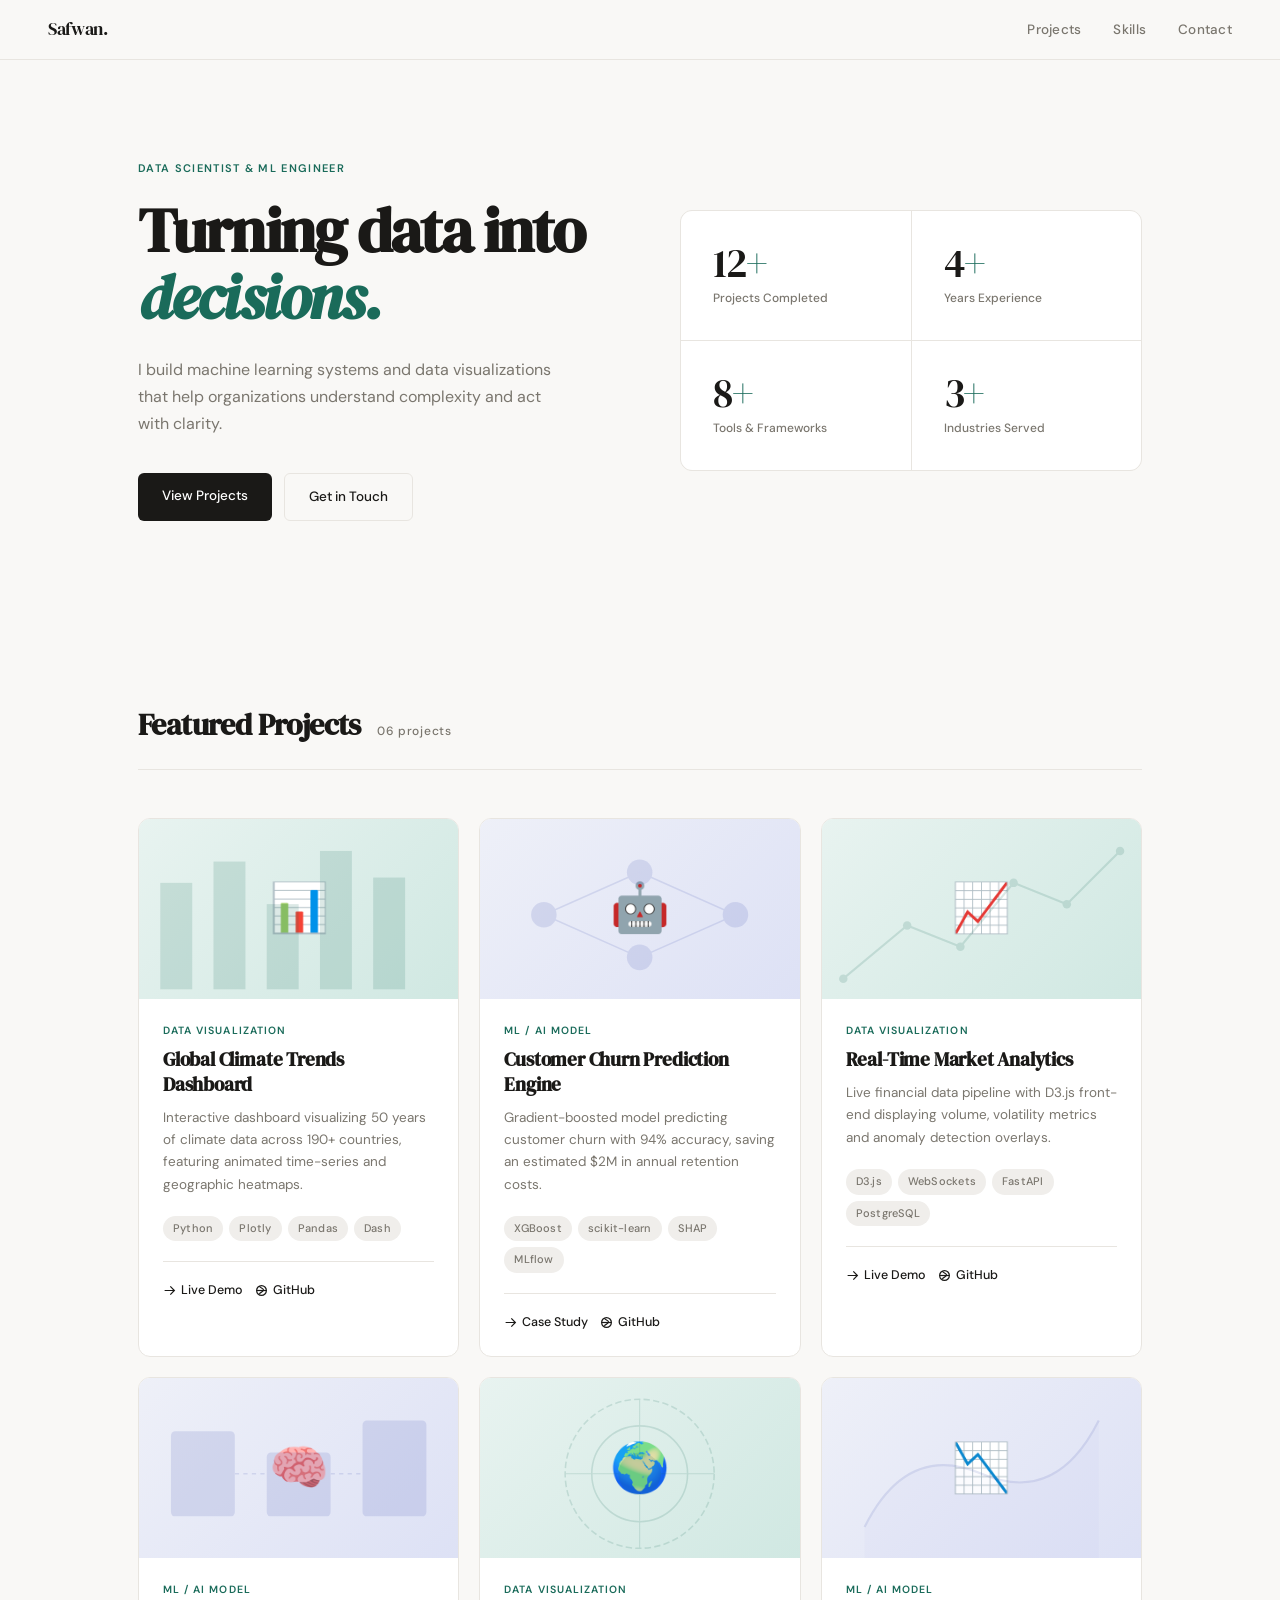
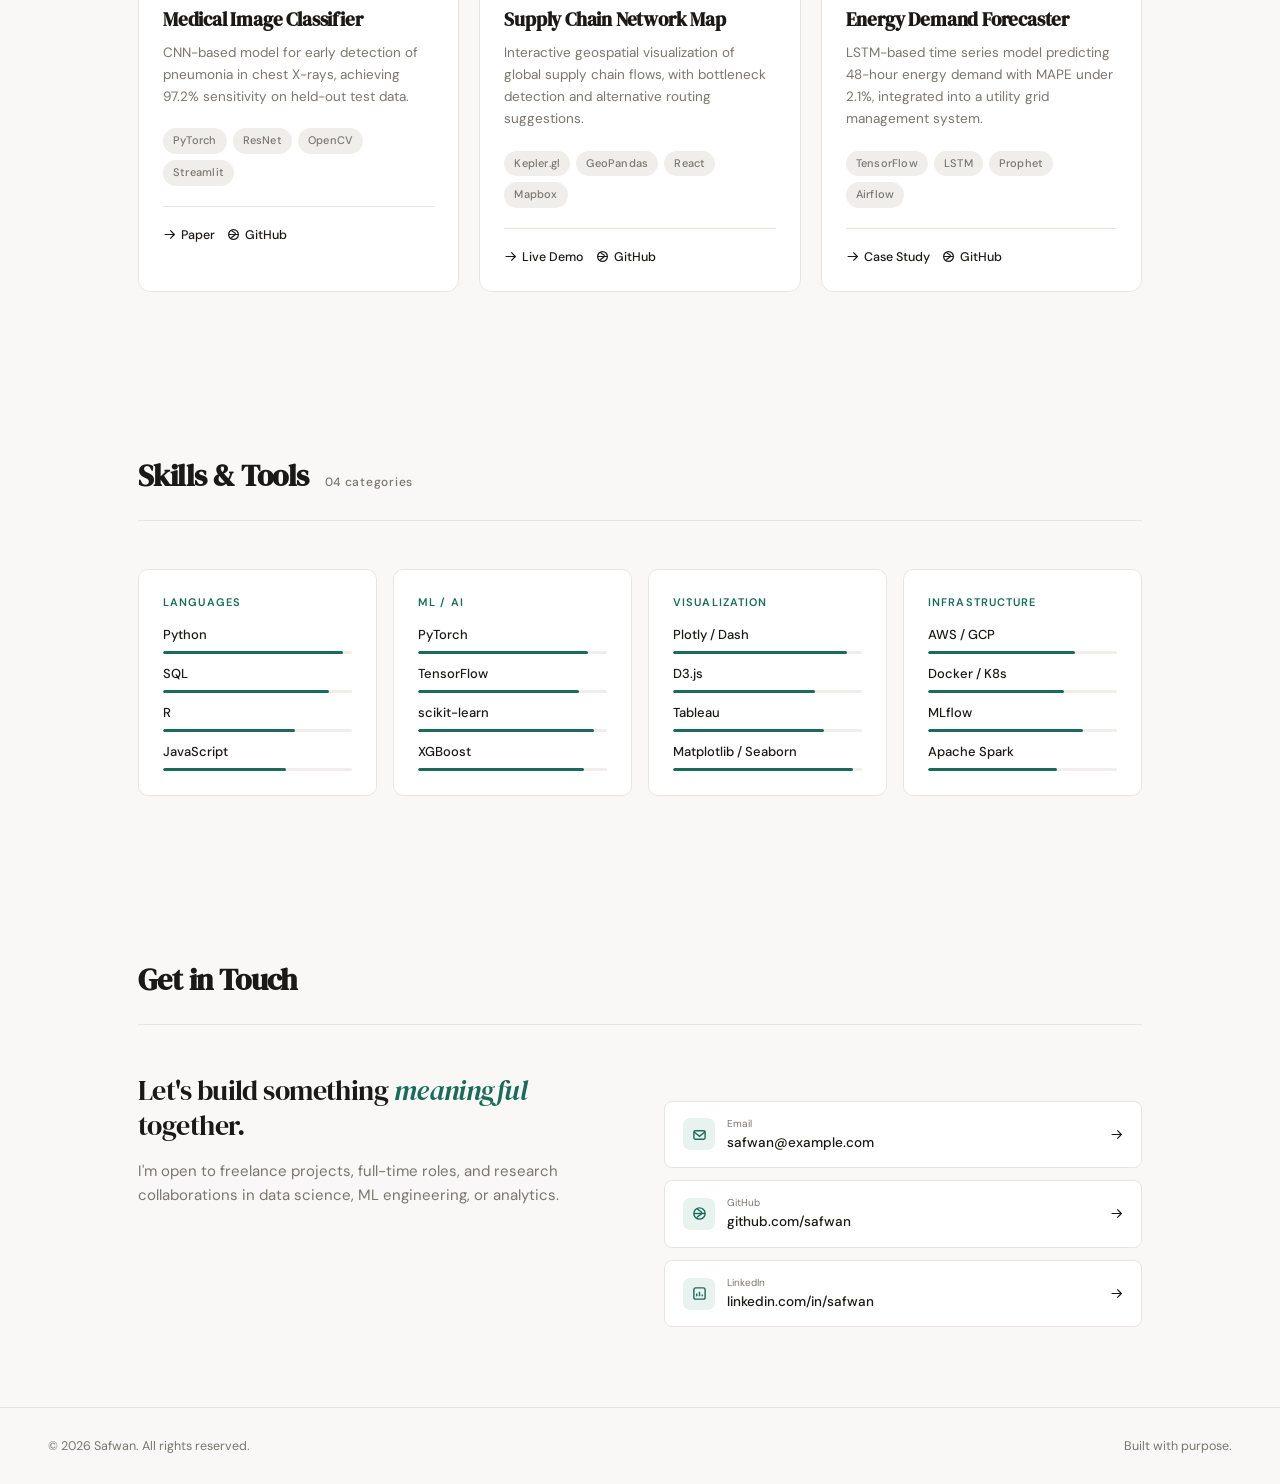
<file: portfolio.html>
<!DOCTYPE html>
<html lang="en">
<head>
  <meta charset="UTF-8" />
  <meta name="viewport" content="width=device-width, initial-scale=1.0"/>
  <title>Safwan — Data Scientist</title>
  <link href="https://fonts.googleapis.com/css2?family=DM+Sans:wght@300;400;500;600&family=DM+Serif+Display:ital@0;1&display=swap" rel="stylesheet"/>
  <style>
    *, *::before, *::after { box-sizing: border-box; margin: 0; padding: 0; }

    :root {
      --bg: #f9f8f6;
      --surface: #ffffff;
      --border: #e8e5e0;
      --text: #1a1917;
      --muted: #7a766e;
      --accent: #1a6b5a;
      --accent-light: #e8f3f0;
      --tag-bg: #f0eeeb;
    }

    html { scroll-behavior: smooth; }

    body {
      font-family: 'DM Sans', sans-serif;
      background: var(--bg);
      color: var(--text);
      line-height: 1.6;
      font-size: 15px;
      -webkit-font-smoothing: antialiased;
    }

    /* NAV */
    nav {
      position: fixed; top: 0; left: 0; right: 0; z-index: 100;
      background: rgba(249,248,246,0.92);
      backdrop-filter: blur(12px);
      border-bottom: 1px solid var(--border);
      padding: 0 48px;
      height: 60px;
      display: flex; align-items: center; justify-content: space-between;
    }
    .nav-logo {
      font-family: 'DM Serif Display', serif;
      font-size: 18px;
      color: var(--text);
      text-decoration: none;
      letter-spacing: -0.02em;
    }
    .nav-links { display: flex; gap: 32px; }
    .nav-links a {
      color: var(--muted);
      text-decoration: none;
      font-size: 13.5px;
      font-weight: 500;
      letter-spacing: 0.02em;
      transition: color 0.2s;
    }
    .nav-links a:hover { color: var(--text); }

    /* HERO */
    .hero {
      padding: 160px 48px 100px;
      max-width: 1100px;
      margin: 0 auto;
      display: grid;
      grid-template-columns: 1fr 1fr;
      gap: 80px;
      align-items: center;
    }
    .hero-label {
      font-size: 11px;
      font-weight: 600;
      letter-spacing: 0.12em;
      text-transform: uppercase;
      color: var(--accent);
      margin-bottom: 20px;
    }
    .hero h1 {
      font-family: 'DM Serif Display', serif;
      font-size: clamp(42px, 5vw, 62px);
      line-height: 1.08;
      letter-spacing: -0.03em;
      color: var(--text);
      margin-bottom: 24px;
    }
    .hero h1 em {
      font-style: italic;
      color: var(--accent);
    }
    .hero-desc {
      color: var(--muted);
      font-size: 16px;
      line-height: 1.7;
      margin-bottom: 36px;
      max-width: 420px;
    }
    .hero-actions { display: flex; gap: 12px; flex-wrap: wrap; }
    .btn-primary {
      background: var(--text);
      color: #fff;
      padding: 12px 24px;
      border-radius: 6px;
      text-decoration: none;
      font-size: 13.5px;
      font-weight: 500;
      transition: background 0.2s, transform 0.15s;
    }
    .btn-primary:hover { background: #333; transform: translateY(-1px); }
    .btn-ghost {
      background: transparent;
      color: var(--text);
      padding: 12px 24px;
      border-radius: 6px;
      text-decoration: none;
      font-size: 13.5px;
      font-weight: 500;
      border: 1px solid var(--border);
      transition: border-color 0.2s, transform 0.15s;
    }
    .btn-ghost:hover { border-color: #bbb; transform: translateY(-1px); }

    /* HERO STATS */
    .hero-stats {
      display: grid;
      grid-template-columns: 1fr 1fr;
      gap: 1px;
      background: var(--border);
      border: 1px solid var(--border);
      border-radius: 12px;
      overflow: hidden;
    }
    .stat-box {
      background: var(--surface);
      padding: 32px;
      opacity: 0;
      animation: fadeUp 0.6s ease forwards;
    }
    .stat-box:nth-child(1) { animation-delay: 0.1s; }
    .stat-box:nth-child(2) { animation-delay: 0.2s; }
    .stat-box:nth-child(3) { animation-delay: 0.3s; }
    .stat-box:nth-child(4) { animation-delay: 0.4s; }
    .stat-num {
      font-family: 'DM Serif Display', serif;
      font-size: 40px;
      letter-spacing: -0.03em;
      color: var(--text);
      line-height: 1;
      margin-bottom: 6px;
    }
    .stat-num span { color: var(--accent); }
    .stat-label { font-size: 12px; color: var(--muted); font-weight: 500; }

    /* SECTION LAYOUT */
    section {
      max-width: 1100px;
      margin: 0 auto;
      padding: 80px 48px;
    }
    .section-header {
      display: flex;
      align-items: baseline;
      gap: 16px;
      margin-bottom: 48px;
      border-bottom: 1px solid var(--border);
      padding-bottom: 20px;
    }
    .section-title {
      font-family: 'DM Serif Display', serif;
      font-size: 30px;
      letter-spacing: -0.02em;
    }
    .section-count {
      font-size: 12px;
      color: var(--muted);
      font-weight: 500;
      letter-spacing: 0.06em;
    }

    /* PROJECTS GRID */
    .projects-grid {
      display: grid;
      grid-template-columns: repeat(auto-fill, minmax(320px, 1fr));
      gap: 20px;
    }
    .project-card {
      background: var(--surface);
      border: 1px solid var(--border);
      border-radius: 12px;
      overflow: hidden;
      transition: transform 0.2s, box-shadow 0.2s;
      opacity: 0;
      animation: fadeUp 0.5s ease forwards;
    }
    .project-card:nth-child(1) { animation-delay: 0.05s; }
    .project-card:nth-child(2) { animation-delay: 0.1s; }
    .project-card:nth-child(3) { animation-delay: 0.15s; }
    .project-card:nth-child(4) { animation-delay: 0.2s; }
    .project-card:nth-child(5) { animation-delay: 0.25s; }
    .project-card:nth-child(6) { animation-delay: 0.3s; }
    .project-card:hover { transform: translateY(-3px); box-shadow: 0 12px 32px rgba(0,0,0,0.07); }

    .project-thumb {
      width: 100%;
      height: 180px;
      display: flex;
      align-items: center;
      justify-content: center;
      font-size: 48px;
      position: relative;
      overflow: hidden;
    }
    .thumb-viz { background: linear-gradient(135deg, #e8f3f0 0%, #d0e8e2 100%); }
    .thumb-ml  { background: linear-gradient(135deg, #eef0f8 0%, #dde1f5 100%); }
    .thumb-nlp { background: linear-gradient(135deg, #f8f0e8 0%, #f5e8d0 100%); }

    /* Decorative SVG inside thumb */
    .thumb-deco {
      position: absolute; inset: 0;
      opacity: 0.15;
    }

    .project-body { padding: 24px; }
    .project-type {
      font-size: 10.5px;
      font-weight: 600;
      letter-spacing: 0.1em;
      text-transform: uppercase;
      color: var(--accent);
      margin-bottom: 8px;
    }
    .project-title {
      font-family: 'DM Serif Display', serif;
      font-size: 19px;
      letter-spacing: -0.01em;
      margin-bottom: 10px;
      line-height: 1.3;
    }
    .project-desc {
      font-size: 13.5px;
      color: var(--muted);
      line-height: 1.65;
      margin-bottom: 20px;
    }
    .project-tags { display: flex; flex-wrap: wrap; gap: 6px; margin-bottom: 20px; }
    .tag {
      background: var(--tag-bg);
      color: var(--muted);
      font-size: 11px;
      font-weight: 500;
      padding: 4px 10px;
      border-radius: 20px;
      letter-spacing: 0.02em;
    }
    .project-footer {
      display: flex;
      gap: 12px;
      border-top: 1px solid var(--border);
      padding-top: 18px;
    }
    .project-link {
      font-size: 12.5px;
      font-weight: 500;
      color: var(--text);
      text-decoration: none;
      display: flex;
      align-items: center;
      gap: 5px;
      transition: color 0.2s;
    }
    .project-link:hover { color: var(--accent); }
    .project-link svg { width: 13px; height: 13px; }

    /* SKILLS */
    .skills-grid {
      display: grid;
      grid-template-columns: repeat(auto-fill, minmax(220px, 1fr));
      gap: 16px;
    }
    .skill-group {
      background: var(--surface);
      border: 1px solid var(--border);
      border-radius: 10px;
      padding: 24px;
      opacity: 0;
      animation: fadeUp 0.5s ease forwards;
    }
    .skill-group:nth-child(1) { animation-delay: 0.05s; }
    .skill-group:nth-child(2) { animation-delay: 0.1s; }
    .skill-group:nth-child(3) { animation-delay: 0.15s; }
    .skill-group:nth-child(4) { animation-delay: 0.2s; }
    .skill-group-title {
      font-size: 11px;
      font-weight: 600;
      letter-spacing: 0.1em;
      text-transform: uppercase;
      color: var(--accent);
      margin-bottom: 14px;
    }
    .skill-list { display: flex; flex-direction: column; gap: 10px; }
    .skill-item { display: flex; flex-direction: column; gap: 5px; }
    .skill-name { font-size: 13px; font-weight: 500; color: var(--text); }
    .skill-bar-track {
      height: 3px;
      background: var(--tag-bg);
      border-radius: 2px;
      overflow: hidden;
    }
    .skill-bar-fill {
      height: 100%;
      background: var(--accent);
      border-radius: 2px;
      width: 0;
      transition: width 1.2s cubic-bezier(0.4,0,0.2,1);
    }

    /* CONTACT */
    .contact-grid {
      display: grid;
      grid-template-columns: 1fr 1fr;
      gap: 48px;
      align-items: start;
    }
    .contact-intro {
      font-family: 'DM Serif Display', serif;
      font-size: 28px;
      letter-spacing: -0.02em;
      line-height: 1.25;
      margin-bottom: 16px;
    }
    .contact-intro em { font-style: italic; color: var(--accent); }
    .contact-sub { color: var(--muted); font-size: 15px; line-height: 1.65; }
    .contact-links { display: flex; flex-direction: column; gap: 12px; margin-top: 28px; }
    .contact-link-item {
      display: flex;
      align-items: center;
      gap: 12px;
      padding: 14px 18px;
      background: var(--surface);
      border: 1px solid var(--border);
      border-radius: 8px;
      text-decoration: none;
      color: var(--text);
      font-size: 13.5px;
      font-weight: 500;
      transition: border-color 0.2s, transform 0.15s;
    }
    .contact-link-item:hover { border-color: var(--accent); transform: translateX(3px); }
    .contact-icon {
      width: 32px; height: 32px;
      background: var(--accent-light);
      border-radius: 7px;
      display: flex; align-items: center; justify-content: center;
      color: var(--accent);
      flex-shrink: 0;
    }
    .contact-icon svg { width: 15px; height: 15px; }
    .contact-link-text { flex: 1; }
    .contact-link-label { font-size: 10px; color: var(--muted); font-weight: 400; display: block; }

    /* FOOTER */
    footer {
      border-top: 1px solid var(--border);
      padding: 28px 48px;
      display: flex;
      justify-content: space-between;
      align-items: center;
      color: var(--muted);
      font-size: 12.5px;
      max-width: 100%;
    }

    /* ANIMATIONS */
    @keyframes fadeUp {
      from { opacity: 0; transform: translateY(18px); }
      to   { opacity: 1; transform: translateY(0); }
    }
    .hero-left { opacity: 0; animation: fadeUp 0.7s ease 0.1s forwards; }

    /* RESPONSIVE */
    @media (max-width: 768px) {
      nav { padding: 0 20px; }
      .hero { grid-template-columns: 1fr; padding: 120px 20px 60px; gap: 48px; }
      section { padding: 60px 20px; }
      .contact-grid { grid-template-columns: 1fr; }
      footer { flex-direction: column; gap: 8px; text-align: center; }
    }
  </style>
</head>
<body>

<!-- NAV -->
<nav>
  <a href="#" class="nav-logo">Safwan.</a>
  <div class="nav-links">
    <a href="#projects">Projects</a>
    <a href="#skills">Skills</a>
    <a href="#contact">Contact</a>
  </div>
</nav>

<!-- HERO -->
<div class="hero">
  <div class="hero-left">
    <p class="hero-label">Data Scientist & ML Engineer</p>
    <h1>Turning data into <em>decisions.</em></h1>
    <p class="hero-desc">
      I build machine learning systems and data visualizations that help organizations understand complexity and act with clarity.
    </p>
    <div class="hero-actions">
      <a href="#projects" class="btn-primary">View Projects</a>
      <a href="#contact" class="btn-ghost">Get in Touch</a>
    </div>
  </div>

  <div class="hero-stats">
    <div class="stat-box">
      <div class="stat-num">12<span>+</span></div>
      <div class="stat-label">Projects Completed</div>
    </div>
    <div class="stat-box">
      <div class="stat-num">4<span>+</span></div>
      <div class="stat-label">Years Experience</div>
    </div>
    <div class="stat-box">
      <div class="stat-num">8<span>+</span></div>
      <div class="stat-label">Tools & Frameworks</div>
    </div>
    <div class="stat-box">
      <div class="stat-num">3<span>+</span></div>
      <div class="stat-label">Industries Served</div>
    </div>
  </div>
</div>

<!-- PROJECTS -->
<section id="projects">
  <div class="section-header">
    <h2 class="section-title">Featured Projects</h2>
    <span class="section-count">06 projects</span>
  </div>

  <div class="projects-grid">

    <!-- Project 1 -->
    <div class="project-card">
      <div class="project-thumb thumb-viz">
        <svg class="thumb-deco" viewBox="0 0 300 180" fill="none" xmlns="http://www.w3.org/2000/svg">
          <rect x="20" y="60" width="30" height="100" fill="#1a6b5a"/>
          <rect x="70" y="40" width="30" height="120" fill="#1a6b5a"/>
          <rect x="120" y="80" width="30" height="80" fill="#1a6b5a"/>
          <rect x="170" y="30" width="30" height="130" fill="#1a6b5a"/>
          <rect x="220" y="55" width="30" height="105" fill="#1a6b5a"/>
          <line x1="10" y1="170" x2="290" y2="170" stroke="#1a6b5a" stroke-width="2"/>
        </svg>
        📊
      </div>
      <div class="project-body">
        <p class="project-type">Data Visualization</p>
        <h3 class="project-title">Global Climate Trends Dashboard</h3>
        <p class="project-desc">Interactive dashboard visualizing 50 years of climate data across 190+ countries, featuring animated time-series and geographic heatmaps.</p>
        <div class="project-tags">
          <span class="tag">Python</span><span class="tag">Plotly</span><span class="tag">Pandas</span><span class="tag">Dash</span>
        </div>
        <div class="project-footer">
          <a href="#" class="project-link">
            <svg viewBox="0 0 16 16" fill="none" stroke="currentColor" stroke-width="1.5"><path d="M2 8h12M9 3l5 5-5 5"/></svg>
            Live Demo
          </a>
          <a href="#" class="project-link">
            <svg viewBox="0 0 16 16" fill="none" stroke="currentColor" stroke-width="1.5"><circle cx="8" cy="8" r="6"/><path d="M5.5 2.5c0 2.5 5 2.5 5 5s-5 2.5-5 5"/><line x1="2" y1="8" x2="14" y2="8"/></svg>
            GitHub
          </a>
        </div>
      </div>
    </div>

    <!-- Project 2 -->
    <div class="project-card">
      <div class="project-thumb thumb-ml">
        <svg class="thumb-deco" viewBox="0 0 300 180" fill="none" xmlns="http://www.w3.org/2000/svg">
          <circle cx="60" cy="90" r="12" fill="#4a5ab5"/>
          <circle cx="150" cy="50" r="12" fill="#4a5ab5"/>
          <circle cx="150" cy="130" r="12" fill="#4a5ab5"/>
          <circle cx="240" cy="90" r="12" fill="#4a5ab5"/>
          <line x1="60" y1="90" x2="150" y2="50" stroke="#4a5ab5" stroke-width="1.5"/>
          <line x1="60" y1="90" x2="150" y2="130" stroke="#4a5ab5" stroke-width="1.5"/>
          <line x1="150" y1="50" x2="240" y2="90" stroke="#4a5ab5" stroke-width="1.5"/>
          <line x1="150" y1="130" x2="240" y2="90" stroke="#4a5ab5" stroke-width="1.5"/>
        </svg>
        🤖
      </div>
      <div class="project-body">
        <p class="project-type">ML / AI Model</p>
        <h3 class="project-title">Customer Churn Prediction Engine</h3>
        <p class="project-desc">Gradient-boosted model predicting customer churn with 94% accuracy, saving an estimated $2M in annual retention costs.</p>
        <div class="project-tags">
          <span class="tag">XGBoost</span><span class="tag">scikit-learn</span><span class="tag">SHAP</span><span class="tag">MLflow</span>
        </div>
        <div class="project-footer">
          <a href="#" class="project-link">
            <svg viewBox="0 0 16 16" fill="none" stroke="currentColor" stroke-width="1.5"><path d="M2 8h12M9 3l5 5-5 5"/></svg>
            Case Study
          </a>
          <a href="#" class="project-link">
            <svg viewBox="0 0 16 16" fill="none" stroke="currentColor" stroke-width="1.5"><circle cx="8" cy="8" r="6"/><path d="M5.5 2.5c0 2.5 5 2.5 5 5s-5 2.5-5 5"/><line x1="2" y1="8" x2="14" y2="8"/></svg>
            GitHub
          </a>
        </div>
      </div>
    </div>

    <!-- Project 3 -->
    <div class="project-card">
      <div class="project-thumb thumb-viz">
        <svg class="thumb-deco" viewBox="0 0 300 180" fill="none" xmlns="http://www.w3.org/2000/svg">
          <polyline points="20,150 80,100 130,120 180,60 230,80 280,30" stroke="#1a6b5a" stroke-width="2" fill="none"/>
          <circle cx="20" cy="150" r="4" fill="#1a6b5a"/>
          <circle cx="80" cy="100" r="4" fill="#1a6b5a"/>
          <circle cx="130" cy="120" r="4" fill="#1a6b5a"/>
          <circle cx="180" cy="60" r="4" fill="#1a6b5a"/>
          <circle cx="230" cy="80" r="4" fill="#1a6b5a"/>
          <circle cx="280" cy="30" r="4" fill="#1a6b5a"/>
        </svg>
        📈
      </div>
      <div class="project-body">
        <p class="project-type">Data Visualization</p>
        <h3 class="project-title">Real-Time Market Analytics</h3>
        <p class="project-desc">Live financial data pipeline with D3.js front-end displaying volume, volatility metrics and anomaly detection overlays.</p>
        <div class="project-tags">
          <span class="tag">D3.js</span><span class="tag">WebSockets</span><span class="tag">FastAPI</span><span class="tag">PostgreSQL</span>
        </div>
        <div class="project-footer">
          <a href="#" class="project-link">
            <svg viewBox="0 0 16 16" fill="none" stroke="currentColor" stroke-width="1.5"><path d="M2 8h12M9 3l5 5-5 5"/></svg>
            Live Demo
          </a>
          <a href="#" class="project-link">
            <svg viewBox="0 0 16 16" fill="none" stroke="currentColor" stroke-width="1.5"><circle cx="8" cy="8" r="6"/><path d="M5.5 2.5c0 2.5 5 2.5 5 5s-5 2.5-5 5"/><line x1="2" y1="8" x2="14" y2="8"/></svg>
            GitHub
          </a>
        </div>
      </div>
    </div>

    <!-- Project 4 -->
    <div class="project-card">
      <div class="project-thumb thumb-ml">
        <svg class="thumb-deco" viewBox="0 0 300 180" fill="none" xmlns="http://www.w3.org/2000/svg">
          <rect x="30" y="50" width="60" height="80" rx="4" fill="#4a5ab5"/>
          <rect x="120" y="70" width="60" height="60" rx="4" fill="#4a5ab5"/>
          <rect x="210" y="40" width="60" height="90" rx="4" fill="#4a5ab5"/>
          <line x1="90" y1="90" x2="120" y2="90" stroke="#4a5ab5" stroke-width="1.5" stroke-dasharray="4"/>
          <line x1="180" y1="90" x2="210" y2="90" stroke="#4a5ab5" stroke-width="1.5" stroke-dasharray="4"/>
        </svg>
        🧠
      </div>
      <div class="project-body">
        <p class="project-type">ML / AI Model</p>
        <h3 class="project-title">Medical Image Classifier</h3>
        <p class="project-desc">CNN-based model for early detection of pneumonia in chest X-rays, achieving 97.2% sensitivity on held-out test data.</p>
        <div class="project-tags">
          <span class="tag">PyTorch</span><span class="tag">ResNet</span><span class="tag">OpenCV</span><span class="tag">Streamlit</span>
        </div>
        <div class="project-footer">
          <a href="#" class="project-link">
            <svg viewBox="0 0 16 16" fill="none" stroke="currentColor" stroke-width="1.5"><path d="M2 8h12M9 3l5 5-5 5"/></svg>
            Paper
          </a>
          <a href="#" class="project-link">
            <svg viewBox="0 0 16 16" fill="none" stroke="currentColor" stroke-width="1.5"><circle cx="8" cy="8" r="6"/><path d="M5.5 2.5c0 2.5 5 2.5 5 5s-5 2.5-5 5"/><line x1="2" y1="8" x2="14" y2="8"/></svg>
            GitHub
          </a>
        </div>
      </div>
    </div>

    <!-- Project 5 -->
    <div class="project-card">
      <div class="project-thumb thumb-viz">
        <svg class="thumb-deco" viewBox="0 0 300 180" fill="none">
          <circle cx="150" cy="90" r="70" stroke="#1a6b5a" stroke-width="1.5" stroke-dasharray="6 3"/>
          <circle cx="150" cy="90" r="45" stroke="#1a6b5a" stroke-width="1.5"/>
          <circle cx="150" cy="90" r="20" fill="#1a6b5a"/>
          <line x1="150" y1="20" x2="150" y2="160" stroke="#1a6b5a" stroke-width="1"/>
          <line x1="80" y1="90" x2="220" y2="90" stroke="#1a6b5a" stroke-width="1"/>
        </svg>
        🌍
      </div>
      <div class="project-body">
        <p class="project-type">Data Visualization</p>
        <h3 class="project-title">Supply Chain Network Map</h3>
        <p class="project-desc">Interactive geospatial visualization of global supply chain flows, with bottleneck detection and alternative routing suggestions.</p>
        <div class="project-tags">
          <span class="tag">Kepler.gl</span><span class="tag">GeoPandas</span><span class="tag">React</span><span class="tag">Mapbox</span>
        </div>
        <div class="project-footer">
          <a href="#" class="project-link">
            <svg viewBox="0 0 16 16" fill="none" stroke="currentColor" stroke-width="1.5"><path d="M2 8h12M9 3l5 5-5 5"/></svg>
            Live Demo
          </a>
          <a href="#" class="project-link">
            <svg viewBox="0 0 16 16" fill="none" stroke="currentColor" stroke-width="1.5"><circle cx="8" cy="8" r="6"/><path d="M5.5 2.5c0 2.5 5 2.5 5 5s-5 2.5-5 5"/><line x1="2" y1="8" x2="14" y2="8"/></svg>
            GitHub
          </a>
        </div>
      </div>
    </div>

    <!-- Project 6 -->
    <div class="project-card">
      <div class="project-thumb thumb-ml">
        <svg class="thumb-deco" viewBox="0 0 300 180" fill="none">
          <path d="M40 140 Q80 60 150 90 Q220 120 260 40" stroke="#4a5ab5" stroke-width="2" fill="none"/>
          <path d="M40 140 Q80 60 150 90 Q220 120 260 40 L260 180 L40 180 Z" fill="#4a5ab5" opacity="0.15"/>
        </svg>
        📉
      </div>
      <div class="project-body">
        <p class="project-type">ML / AI Model</p>
        <h3 class="project-title">Energy Demand Forecaster</h3>
        <p class="project-desc">LSTM-based time series model predicting 48-hour energy demand with MAPE under 2.1%, integrated into a utility grid management system.</p>
        <div class="project-tags">
          <span class="tag">TensorFlow</span><span class="tag">LSTM</span><span class="tag">Prophet</span><span class="tag">Airflow</span>
        </div>
        <div class="project-footer">
          <a href="#" class="project-link">
            <svg viewBox="0 0 16 16" fill="none" stroke="currentColor" stroke-width="1.5"><path d="M2 8h12M9 3l5 5-5 5"/></svg>
            Case Study
          </a>
          <a href="#" class="project-link">
            <svg viewBox="0 0 16 16" fill="none" stroke="currentColor" stroke-width="1.5"><circle cx="8" cy="8" r="6"/><path d="M5.5 2.5c0 2.5 5 2.5 5 5s-5 2.5-5 5"/><line x1="2" y1="8" x2="14" y2="8"/></svg>
            GitHub
          </a>
        </div>
      </div>
    </div>

  </div>
</section>

<!-- SKILLS -->
<section id="skills">
  <div class="section-header">
    <h2 class="section-title">Skills & Tools</h2>
    <span class="section-count">04 categories</span>
  </div>
  <div class="skills-grid">
    <div class="skill-group">
      <p class="skill-group-title">Languages</p>
      <div class="skill-list">
        <div class="skill-item"><span class="skill-name">Python</span><div class="skill-bar-track"><div class="skill-bar-fill" data-width="95"></div></div></div>
        <div class="skill-item"><span class="skill-name">SQL</span><div class="skill-bar-track"><div class="skill-bar-fill" data-width="88"></div></div></div>
        <div class="skill-item"><span class="skill-name">R</span><div class="skill-bar-track"><div class="skill-bar-fill" data-width="70"></div></div></div>
        <div class="skill-item"><span class="skill-name">JavaScript</span><div class="skill-bar-track"><div class="skill-bar-fill" data-width="65"></div></div></div>
      </div>
    </div>
    <div class="skill-group">
      <p class="skill-group-title">ML / AI</p>
      <div class="skill-list">
        <div class="skill-item"><span class="skill-name">PyTorch</span><div class="skill-bar-track"><div class="skill-bar-fill" data-width="90"></div></div></div>
        <div class="skill-item"><span class="skill-name">TensorFlow</span><div class="skill-bar-track"><div class="skill-bar-fill" data-width="85"></div></div></div>
        <div class="skill-item"><span class="skill-name">scikit-learn</span><div class="skill-bar-track"><div class="skill-bar-fill" data-width="93"></div></div></div>
        <div class="skill-item"><span class="skill-name">XGBoost</span><div class="skill-bar-track"><div class="skill-bar-fill" data-width="88"></div></div></div>
      </div>
    </div>
    <div class="skill-group">
      <p class="skill-group-title">Visualization</p>
      <div class="skill-list">
        <div class="skill-item"><span class="skill-name">Plotly / Dash</span><div class="skill-bar-track"><div class="skill-bar-fill" data-width="92"></div></div></div>
        <div class="skill-item"><span class="skill-name">D3.js</span><div class="skill-bar-track"><div class="skill-bar-fill" data-width="75"></div></div></div>
        <div class="skill-item"><span class="skill-name">Tableau</span><div class="skill-bar-track"><div class="skill-bar-fill" data-width="80"></div></div></div>
        <div class="skill-item"><span class="skill-name">Matplotlib / Seaborn</span><div class="skill-bar-track"><div class="skill-bar-fill" data-width="95"></div></div></div>
      </div>
    </div>
    <div class="skill-group">
      <p class="skill-group-title">Infrastructure</p>
      <div class="skill-list">
        <div class="skill-item"><span class="skill-name">AWS / GCP</span><div class="skill-bar-track"><div class="skill-bar-fill" data-width="78"></div></div></div>
        <div class="skill-item"><span class="skill-name">Docker / K8s</span><div class="skill-bar-track"><div class="skill-bar-fill" data-width="72"></div></div></div>
        <div class="skill-item"><span class="skill-name">MLflow</span><div class="skill-bar-track"><div class="skill-bar-fill" data-width="82"></div></div></div>
        <div class="skill-item"><span class="skill-name">Apache Spark</span><div class="skill-bar-track"><div class="skill-bar-fill" data-width="68"></div></div></div>
      </div>
    </div>
  </div>
</section>

<!-- CONTACT -->
<section id="contact">
  <div class="section-header">
    <h2 class="section-title">Get in Touch</h2>
  </div>
  <div class="contact-grid">
    <div>
      <p class="contact-intro">Let's build something <em>meaningful</em> together.</p>
      <p class="contact-sub">I'm open to freelance projects, full-time roles, and research collaborations in data science, ML engineering, or analytics.</p>
    </div>
    <div class="contact-links">
      <a href="mailto:safwan@example.com" class="contact-link-item">
        <div class="contact-icon">
          <svg viewBox="0 0 16 16" fill="none" stroke="currentColor" stroke-width="1.5"><rect x="2" y="4" width="12" height="9" rx="1.5"/><path d="M2 5l6 5 6-5"/></svg>
        </div>
        <div class="contact-link-text">
          <span class="contact-link-label">Email</span>
          safwan@example.com
        </div>
        <svg width="13" height="13" viewBox="0 0 16 16" fill="none" stroke="currentColor" stroke-width="1.5"><path d="M2 8h12M9 3l5 5-5 5"/></svg>
      </a>
      <a href="#" class="contact-link-item">
        <div class="contact-icon">
          <svg viewBox="0 0 16 16" fill="none" stroke="currentColor" stroke-width="1.5"><circle cx="8" cy="8" r="6"/><path d="M5.5 2.5c0 2.5 5 2.5 5 5s-5 2.5-5 5"/><line x1="2" y1="8" x2="14" y2="8"/></svg>
        </div>
        <div class="contact-link-text">
          <span class="contact-link-label">GitHub</span>
          github.com/safwan
        </div>
        <svg width="13" height="13" viewBox="0 0 16 16" fill="none" stroke="currentColor" stroke-width="1.5"><path d="M2 8h12M9 3l5 5-5 5"/></svg>
      </a>
      <a href="#" class="contact-link-item">
        <div class="contact-icon">
          <svg viewBox="0 0 16 16" fill="none" stroke="currentColor" stroke-width="1.5"><rect x="2" y="2" width="12" height="12" rx="2"/><path d="M5 8V11M8 6V11M11 9V11"/></svg>
        </div>
        <div class="contact-link-text">
          <span class="contact-link-label">LinkedIn</span>
          linkedin.com/in/safwan
        </div>
        <svg width="13" height="13" viewBox="0 0 16 16" fill="none" stroke="currentColor" stroke-width="1.5"><path d="M2 8h12M9 3l5 5-5 5"/></svg>
      </a>
    </div>
  </div>
</section>

<footer>
  <span>© 2026 Safwan. All rights reserved.</span>
  <span>Built with purpose.</span>
</footer>

<script>
  // Animate skill bars when in view
  const observer = new IntersectionObserver((entries) => {
    entries.forEach(entry => {
      if (entry.isIntersecting) {
        entry.target.querySelectorAll('.skill-bar-fill').forEach(bar => {
          bar.style.width = bar.dataset.width + '%';
        });
        observer.unobserve(entry.target);
      }
    });
  }, { threshold: 0.3 });

  document.querySelectorAll('.skill-group').forEach(g => observer.observe(g));
</script>

</body>
</html>
</file>
<file: styles.css>
/* Safwan Tisekar: personal site and project pages. Dark theme, one green accent.
   Contrast (WCAG AA, checked in tests/test_website.py): text on background 17.8:1, muted
   8.5:1, green on background 6.9:1 and on cards 5.9:1 or more, dark text on green buttons
   6.75:1, text on the light chart cards 15:1. Report screenshots and charts sit on light
   cards so they read as they were designed. */

@font-face {
  font-family: "Manrope";
  src: url("/assets/fonts/manrope-latin-wght.woff2") format("woff2");
  font-weight: 200 800;
  font-style: normal;
  font-display: swap;
}

:root {
  --bg: #0a0d0b;
  --surface: #121815;
  --surface-2: #18201b;
  --border: #26302a;
  --text: #f2f5f3;
  --muted: #a3ada7;
  --accent: #3fae5a;
  --accent-strong: #4cc46a;
  --on-accent: #06120a;
  --light-card: #f4f6f4;
  --light-text: #1a221d;
  --light-muted: #4b5650;
  --glow: rgba(63, 174, 90, 0.18);
  --radius: 18px;
  --radius-sm: 10px;
  --shadow: 0 0 0 1px rgba(255, 255, 255, 0.02), 0 18px 40px -24px rgba(63, 174, 90, 0.35);
  --font: "Manrope", system-ui, -apple-system, "Segoe UI", Roboto, Arial, sans-serif;
  color-scheme: dark;
}

*, *::before, *::after { box-sizing: border-box; }
html { scroll-behavior: smooth; -webkit-text-size-adjust: 100%; }
@media (prefers-reduced-motion: reduce) {
  html { scroll-behavior: auto; }
  *, *::before, *::after { transition: none !important; animation: none !important; }
}
body {
  margin: 0;
  font-family: var(--font);
  font-size: 1.0625rem;
  line-height: 1.65;
  color: var(--muted);
  background: var(--bg);
  position: relative;
  overflow-x: hidden;
}
/* Background: a soft green glow and faint diagonal light rays, behind everything. */
body::before {
  content: "";
  position: fixed;
  inset: 0;
  z-index: -1;
  pointer-events: none;
  background:
    radial-gradient(60rem 40rem at 85% -10%, rgba(63, 174, 90, 0.16), transparent 60%),
    radial-gradient(40rem 30rem at -10% 30%, rgba(63, 174, 90, 0.07), transparent 60%),
    repeating-linear-gradient(115deg, rgba(255, 255, 255, 0.018) 0 2px, transparent 2px 140px),
    var(--bg);
}
img { max-width: 100%; height: auto; display: block; }
a { color: var(--accent); text-underline-offset: 3px; }
a:hover { color: var(--accent-strong); }
:focus-visible { outline: 3px solid var(--accent-strong); outline-offset: 3px; border-radius: 6px; }
h1, h2, h3 { color: var(--text); line-height: 1.15; margin: 0 0 0.6em; font-weight: 800; letter-spacing: -0.02em; }
h2 { font-size: clamp(1.8rem, 4vw, 2.6rem); }
h3 { font-size: 1.2rem; letter-spacing: -0.01em; }
p { margin: 0 0 1em; }
strong { color: var(--text); }
code { font-size: 0.92em; background: var(--surface-2); color: var(--text); padding: 0.1em 0.4em; border-radius: 6px; }
.muted { color: var(--muted); }
[hidden] { display: none !important; }

.wrap { max-width: 1160px; margin: 0 auto; padding: 0 16px; }
.narrow { max-width: 820px; }
.sr-only {
  position: absolute; width: 1px; height: 1px; padding: 0; margin: -1px;
  overflow: hidden; clip: rect(0 0 0 0); white-space: nowrap; border: 0;
}
.skip-link {
  position: absolute; left: 16px; top: -60px; z-index: 20;
  background: var(--accent); color: var(--on-accent); font-weight: 700; padding: 10px 16px; border-radius: 8px;
}
.skip-link:focus { top: 10px; }

/* Header */
.site-header {
  position: sticky; top: 0; z-index: 10;
  background: rgba(10, 13, 11, 0.82);
  backdrop-filter: blur(10px); -webkit-backdrop-filter: blur(10px);
  border-bottom: 1px solid var(--border);
}
.nav { display: flex; align-items: center; justify-content: space-between; gap: 8px 20px; min-height: 64px; flex-wrap: wrap; }
.brand { color: var(--text); font-weight: 800; text-decoration: none; font-size: 1.05rem; letter-spacing: -0.01em; }
.brand span { color: var(--accent); }
.brand:hover { color: var(--text); }
.nav ul { display: flex; gap: 2px 20px; list-style: none; margin: 0; padding: 0; flex-wrap: wrap; }
.nav a:not(.brand) { color: var(--muted); text-decoration: none; font-size: 0.95rem; font-weight: 600; padding: 6px 0; display: inline-block; }
.nav a:not(.brand):hover { color: var(--text); }
@media (max-width: 640px) {
  .site-header { position: static; }
  .nav { padding-top: 10px; padding-bottom: 10px; }
  .nav ul { gap: 0 14px; }
}

/* Buttons */
.actions { display: flex; flex-wrap: wrap; gap: 12px; margin-top: 8px; }
.btn {
  display: inline-flex; align-items: center; gap: 8px; padding: 12px 22px; border-radius: 999px;
  font-weight: 700; text-decoration: none; border: 1px solid transparent; line-height: 1.3; font-size: 1rem;
}
.btn-primary { background: var(--accent); color: var(--on-accent); }
.btn-primary:hover { background: var(--accent-strong); color: var(--on-accent); }
.btn-ghost, .btn-secondary { color: var(--text); border-color: var(--border); background: rgba(255, 255, 255, 0.03); }
.btn-ghost:hover, .btn-secondary:hover { border-color: var(--accent); color: var(--text); }

/* Sections and cards */
.section { padding: 64px 0; scroll-margin-top: 64px; }
@media (max-width: 640px) { .section { padding: 44px 0; } }
.section-alt { background: linear-gradient(180deg, rgba(18, 24, 21, 0.6), rgba(18, 24, 21, 0)); }
.kicker { color: var(--accent); font-weight: 700; font-size: 0.85rem; letter-spacing: 0.08em; text-transform: uppercase; margin-bottom: 0.6em; }
.intro { max-width: 70ch; }
.glass {
  background: linear-gradient(180deg, rgba(255, 255, 255, 0.04), rgba(255, 255, 255, 0.015)), var(--surface);
  border: 1px solid var(--border);
  border-radius: var(--radius);
  box-shadow: var(--shadow);
}
.pills { list-style: none; padding: 0; margin: 0 0 24px; display: flex; flex-wrap: wrap; gap: 8px; }
.pills li { background: var(--surface-2); border: 1px solid var(--border); color: var(--text); border-radius: 999px; padding: 5px 14px; font-size: 0.9rem; font-weight: 600; }

/* --- Home ----------------------------------------------------------------------------- */
.home-hero { padding: 56px 0 8px; }
@media (max-width: 900px) { .home-hero { padding-top: 40px; } }
.hero-grid { display: grid; grid-template-columns: minmax(0, 1.05fr) minmax(0, 1fr); gap: 48px; align-items: center; }
@media (max-width: 900px) { .hero-grid { grid-template-columns: 1fr; gap: 40px; } }
.home-hero h1 { font-size: clamp(2.6rem, 7vw, 4.6rem); margin-bottom: 0.3em; }
.hero-summary { font-size: clamp(1.15rem, 2.4vw, 1.4rem); color: var(--text); font-weight: 500; max-width: 32ch; line-height: 1.45; }
.hero-tags { color: var(--muted); font-weight: 600; margin-bottom: 28px; }
/* Hero portrait: background-removed photo over a green glow and rings (inline SVG). */
.portrait { position: relative; max-width: 440px; width: 100%; margin: 0 auto; aspect-ratio: 4 / 5; }
.portrait-art { position: absolute; inset: -6% -8% 0; width: 116%; height: 106%; }
.portrait img {
  position: relative; width: 100%; height: 100%; object-fit: contain; object-position: bottom;
  /* Fade the bottom and the cut-off shoulders into the page. */
  -webkit-mask-image: linear-gradient(to bottom, #000 78%, transparent 100%), linear-gradient(to right, transparent 0, #000 9%, #000 91%, transparent 100%);
  -webkit-mask-composite: source-in;
  mask-image: linear-gradient(to bottom, #000 78%, transparent 100%), linear-gradient(to right, transparent 0, #000 9%, #000 91%, transparent 100%);
  mask-composite: intersect;
}
@media (max-width: 900px) { .portrait { max-width: 320px; } }

.services { display: grid; grid-template-columns: repeat(3, 1fr); gap: 20px; margin-top: 28px; }
@media (max-width: 900px) { .services { grid-template-columns: 1fr; } }
.service { padding: 26px 24px; }
.badge {
  width: 48px; height: 48px; border-radius: 50%; display: grid; place-items: center; margin-bottom: 16px;
  background: rgba(63, 174, 90, 0.14); border: 1px solid rgba(63, 174, 90, 0.45); color: var(--accent);
}
.badge svg { width: 24px; height: 24px; }
.service p { margin: 0; }

.about-text p { font-size: 1.1rem; max-width: 80ch; }
.timeline > li > ul { max-width: 90ch; }

.timeline { list-style: none; padding: 0; margin: 28px 0 0; border-left: 2px solid var(--border); }
.timeline > li { position: relative; padding: 0 0 8px 28px; }
.timeline > li::before {
  content: ""; position: absolute; left: -9px; top: 6px; width: 16px; height: 16px; border-radius: 50%;
  background: var(--accent); box-shadow: 0 0 0 4px var(--bg), 0 0 18px var(--glow);
}
.timeline h3 { margin-bottom: 0.15em; }
.timeline-date { color: var(--accent); font-size: 0.9rem; font-weight: 700; margin: 0 0 0.3em; }
.timeline-org { margin: 0 0 0.8em; color: var(--text); font-weight: 600; }
.timeline ul { padding-left: 1.2em; }
.timeline ul li { margin-bottom: 0.5em; }
.timeline ul li::marker { color: var(--accent); }

.skill-groups { display: grid; grid-template-columns: repeat(auto-fit, minmax(min(100%, 320px), 1fr)); gap: 20px; margin-top: 28px; }
.skill-group { padding: 22px 22px 6px; }
.skill-group h3 { font-size: 1.05rem; }

/* Project cards (rendered from data/projects.json by make site) */
.cards { display: grid; grid-template-columns: repeat(auto-fit, minmax(min(100%, 520px), 1fr)); gap: 24px; margin-top: 28px; }
.card {
  background: var(--surface); border: 1px solid var(--border); border-radius: var(--radius);
  box-shadow: var(--shadow); overflow: hidden; display: flex; flex-direction: column;
}
.card > a { display: block; background: var(--light-card); padding: 10px; }
.card img { aspect-ratio: 16 / 9; object-fit: cover; width: 100%; border-radius: 8px; }
.card-body { padding: 22px 24px 24px; display: flex; flex-direction: column; gap: 14px; flex: 1; }
.card-body h3 { margin: 0; font-size: 1.35rem; }
.card-body h3 a { color: var(--text); text-decoration: none; }
.card-body h3 a:hover { color: var(--accent); }
.card-body p { margin: 0; }
.card-numbers { list-style: none; padding: 0; margin: 0; display: grid; gap: 10px; }
.card-numbers li { font-size: 0.95rem; }
.card-numbers strong { color: var(--accent); font-size: 1.3rem; font-weight: 800; margin-right: 6px; }
.card .pills { margin: 0; }
.card-source { font-size: 0.85rem; }
.card .btn { align-self: flex-start; margin-top: auto; }
/* One project: a wide featured card (thumbnail left, text right). The grid takes over at two. */
@media (min-width: 861px) {
  .card:only-child { display: grid; grid-template-columns: minmax(0, 1.15fr) minmax(0, 1fr); }
  .card:only-child > a {
    display: flex; align-items: center; padding: 28px;
    background: radial-gradient(80% 70% at 50% 50%, rgba(63, 174, 90, 0.22), transparent 70%), var(--surface-2);
  }
  .card:only-child > a img { box-shadow: 0 16px 40px -16px rgba(0, 0, 0, 0.8); }
  .card:only-child .card-body { padding: 28px 32px; }
}

.edu { list-style: none; padding: 0; margin: 28px 0 0; display: grid; gap: 12px; grid-template-columns: repeat(auto-fit, minmax(min(100%, 340px), 1fr)); align-items: start; }
.edu li { padding: 16px 20px; }
@media (min-width: 760px) { .edu .edu-wide { grid-column: span 2; } }

/* Notes for the owner before publishing; the deploy fails while any remain. */
.todo { display: inline-block; background: #fff4cc; color: #5c4400; border: 1px dashed #b58a00; border-radius: 6px; padding: 2px 8px; font-size: 0.85rem; font-weight: 700; }

/* --- Project page --------------------------------------------------------------------- */
.hero { padding: 64px 0 72px; }
.back { margin: 0 0 16px; }
.back a { color: var(--muted); text-decoration: none; font-weight: 600; font-size: 0.95rem; }
.back a:hover { color: var(--text); }
.eyebrow { color: var(--accent); font-weight: 700; font-size: 0.85rem; letter-spacing: 0.08em; text-transform: uppercase; margin-bottom: 0.8em; }
.hero h1 { font-size: clamp(2.2rem, 6vw, 3.6rem); max-width: 20ch; }
.lede { font-size: clamp(1.1rem, 2.2vw, 1.3rem); color: var(--text); max-width: 50ch; }
.stats { list-style: none; padding: 0; margin: 36px 0; display: grid; gap: 16px; grid-template-columns: repeat(4, 1fr); }
@media (max-width: 960px) { .stats { grid-template-columns: repeat(2, 1fr); } }
@media (max-width: 480px) { .stats { grid-template-columns: 1fr; } }
.stat {
  background: var(--surface); border: 1px solid var(--border); border-radius: var(--radius);
  box-shadow: var(--shadow); padding: 18px 20px; display: flex; flex-direction: column; gap: 2px;
}
.stat-value { color: var(--accent); font-size: 1.9rem; font-weight: 800; line-height: 1.15; letter-spacing: -0.02em; }
.stat-value-second { margin-top: 10px; }
.stat-label { font-size: 0.93rem; line-height: 1.45; }
.hero-note { font-size: 0.9rem; margin: 20px 0 0; }

.report-frame {
  position: relative; width: 100%; aspect-ratio: 16 / 9; margin-top: 24px;
  background: var(--light-card); border-radius: var(--radius); overflow: hidden;
  border: 1px solid var(--border); box-shadow: var(--shadow);
}
.report-frame iframe { position: absolute; inset: 0; width: 100%; height: 100%; border: 0; background: #fff; }
.report-poster { position: absolute; inset: 0; z-index: 1; width: 100%; height: 100%; padding: 0; border: 0; cursor: pointer; background: var(--surface); }
.report-poster img { width: 100%; height: 100%; object-fit: cover; opacity: 0.5; }
.report-poster-label {
  position: absolute; left: 50%; top: 50%; transform: translate(-50%, -50%);
  background: var(--accent); color: var(--on-accent); font-weight: 800; padding: 13px 24px; border-radius: 999px;
  font-size: 1.05rem; white-space: nowrap; box-shadow: 0 10px 30px -8px rgba(63, 174, 90, 0.6);
}
.report-poster:hover .report-poster-label, .report-poster:focus-visible .report-poster-label { background: var(--accent-strong); }
.report-links { margin-top: 14px; display: flex; flex-wrap: wrap; gap: 8px 20px; align-items: baseline; }
.js .report-frame.is-failed { display: none; }

/* The fallback shows without JavaScript; with it, only once the embed fails or expires. */
.js .fallback { display: none; }
.js .fallback.is-shown { display: block; }
.fallback { margin-top: 24px; }
.notice { background: var(--surface); border: 1px solid var(--border); border-left: 4px solid var(--accent); padding: 14px 18px; border-radius: var(--radius-sm); color: var(--text); }
.gallery { list-style: none; padding: 0; margin: 20px 0 32px; display: grid; gap: 16px; grid-template-columns: repeat(3, 1fr); }
@media (max-width: 800px) { .gallery { grid-template-columns: repeat(2, 1fr); } }
@media (max-width: 480px) { .gallery { grid-template-columns: 1fr; } }
.gallery figure { margin: 0; background: var(--light-card); border-radius: var(--radius-sm); padding: 6px; }
.gallery img { border-radius: 6px; aspect-ratio: 16 / 9; object-fit: cover; width: 100%; }
.gallery figcaption { font-size: 0.9rem; color: var(--light-muted); margin: 6px 4px 2px; font-weight: 600; }
.findings-list li { margin-bottom: 0.4em; }

.question { padding: 26px 28px; margin: 24px 0 40px; border-left: 4px solid var(--accent); }
.question p { margin: 0; max-width: 75ch; }
.finding { display: grid; grid-template-columns: minmax(0, 5fr) minmax(0, 7fr); gap: 36px; align-items: center; padding: 36px 0; border-top: 1px solid var(--border); }
.finding:nth-of-type(even) .finding-text { order: 2; }
@media (max-width: 860px) {
  .finding { grid-template-columns: 1fr; gap: 18px; }
  .finding:nth-of-type(even) .finding-text { order: 0; }
}
.finding-num { color: var(--accent); font-weight: 800; font-size: 0.85rem; text-transform: uppercase; letter-spacing: 0.08em; margin-bottom: 0.4em; }
.chart { margin: 0; background: var(--light-card); border-radius: var(--radius); padding: 10px; box-shadow: var(--shadow); }
.chart img { border-radius: 8px; }

.flow { list-style: none; padding: 0; margin: 24px 0 40px; display: grid; gap: 14px; grid-template-columns: repeat(4, 1fr); counter-reset: step; }
@media (max-width: 900px) { .flow { grid-template-columns: repeat(2, 1fr); } }
@media (max-width: 480px) { .flow { grid-template-columns: 1fr; } }
.flow li {
  position: relative; background: var(--surface); border: 1px solid var(--border); border-top: 3px solid var(--accent);
  border-radius: var(--radius-sm); padding: 14px 16px 16px; counter-increment: step;
}
.flow li::before { content: counter(step); position: absolute; top: 12px; right: 14px; font-size: 0.8rem; font-weight: 800; color: var(--accent); }
.flow strong { display: block; margin-bottom: 4px; }
.flow span { font-size: 0.93rem; line-height: 1.5; display: block; }
.architecture { margin: 0; }
.two-col { display: grid; grid-template-columns: 1fr 1fr; gap: 36px; }
@media (max-width: 860px) { .two-col { grid-template-columns: 1fr; } }
.ticks, .plain { padding-left: 1.2em; }
.ticks li, .plain li { margin-bottom: 0.7em; }
.ticks li::marker, .plain li::marker { color: var(--accent); }

/* Footer */
.site-footer { border-top: 1px solid var(--border); padding: 32px 0 40px; font-size: 0.92rem; }
.site-footer p { margin: 0 0 0.4em; }
.footer-row { display: flex; flex-wrap: wrap; gap: 8px 24px; align-items: center; justify-content: space-between; }
.footer-row nav ul { display: flex; gap: 20px; list-style: none; margin: 0; padding: 0; }
.footer-name { color: var(--text); font-weight: 700; margin: 0; }
.footer-notes { margin-top: 16px; }

/* 6. Chart and screenshot viewer (main.js): a native <dialog>, so Esc, focus and the
   backdrop behave as the browser defines. */
.zoomable { cursor: zoom-in; display: block; position: relative; }
.zoom-hint { display: block; font-size: 0.85rem; color: var(--light-muted); font-weight: 600; margin: 6px 4px 0; }
.viewer { width: min(96vw, 1600px); max-height: 94vh; padding: 0; border: 1px solid var(--border); border-radius: var(--radius); background: var(--surface); color: var(--text); }
.viewer::backdrop { background: rgba(5, 7, 6, 0.85); }
.viewer-body { padding: 12px; background: var(--light-card); }
.viewer img { width: 100%; height: auto; max-height: calc(94vh - 90px); object-fit: contain; margin: 0 auto; }
.viewer-bar { display: flex; justify-content: space-between; align-items: center; gap: 12px; padding: 10px 14px; }
.viewer-bar p { margin: 0; font-size: 0.95rem; }
.viewer-close { background: var(--accent); color: var(--on-accent); border: 0; border-radius: 999px; padding: 8px 16px; font: inherit; font-weight: 700; cursor: pointer; }
</file>
